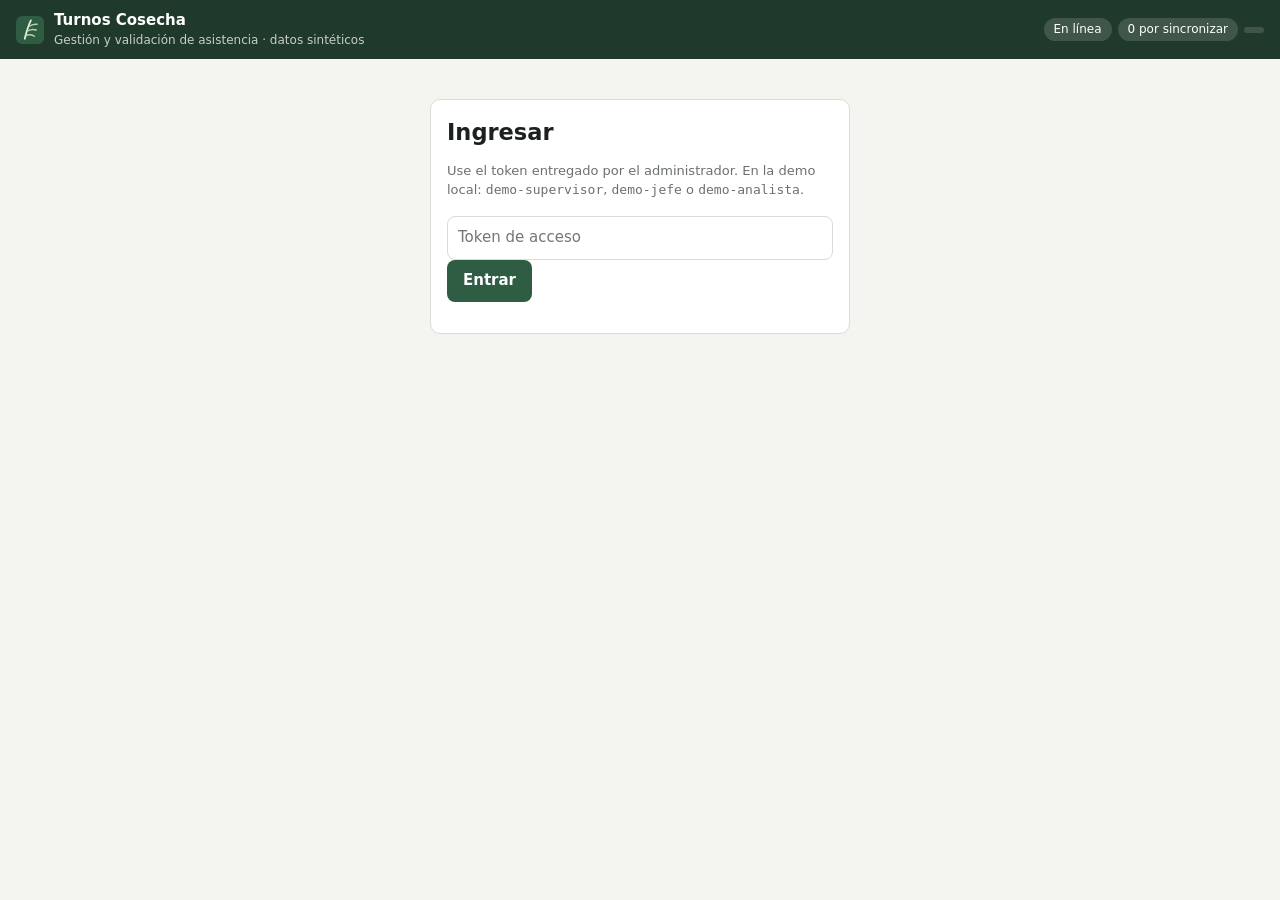
<file: services/ms_asistencia/static/index.html>
<!doctype html>
<html lang="es">
<head>
  <meta charset="utf-8">
  <meta name="viewport" content="width=device-width, initial-scale=1">
  <meta name="theme-color" content="#1f3a2b">
  <title>Turnos Cosecha</title>
  <link rel="manifest" href="manifest.json">
  <link rel="icon" href="icono.svg" type="image/svg+xml">
  <link rel="stylesheet" href="estilos.css">
</head>
<body>
<header>
  <div class="marca">
    <img src="icono.svg" alt="" width="28" height="28">
    <div><strong>Turnos Cosecha</strong><small>Gestión y validación de asistencia · datos sintéticos</small></div>
  </div>
  <div class="estado">
    <span id="red" class="pill">—</span>
    <span id="pendientes" class="pill">0 por sincronizar</span>
    <span id="rol" class="pill"></span>
    <button id="salir" class="link" hidden>Salir</button>
  </div>
</header>

<section id="login" class="tarjeta angosta">
  <h2>Ingresar</h2>
  <p class="nota">Use el token entregado por el administrador. En la demo local: <code>demo-supervisor</code>, <code>demo-jefe</code> o <code>demo-analista</code>.</p>
  <form id="form-login">
    <input id="token" type="password" placeholder="Token de acceso" required autocomplete="off">
    <button type="submit">Entrar</button>
  </form>
  <p id="login-error" class="error"></p>
</section>

<main id="principal" hidden>
  <nav>
    <button data-tab="marcar" class="activo">Marcar</button>
    <button data-tab="jornadas">Jornadas</button>
    <button data-tab="alertas">Alertas</button>
    <button data-tab="ia">Indicadores e IA</button>
  </nav>

  <section id="tab-marcar" class="tab">
    <div class="tarjeta">
      <h2>Registrar marcación</h2>
      <label>Frente
        <select id="frente"></select>
      </label>
      <label>Trabajador (código o QR del carné)
        <div class="fila">
          <input id="codigo" list="lista-trabajadores" placeholder="Ej. T012 o INC-COS-T012" autocomplete="off">
          <button id="btn-qr" type="button" class="secundario">Escanear QR</button>
        </div>
        <datalist id="lista-trabajadores"></datalist>
      </label>
      <video id="video" playsinline hidden></video>
      <label class="check"><input type="checkbox" id="simular-gps" checked> Usar la ubicación del frente (demo fuera de campo)</label>
      <div class="fila botones">
        <button id="btn-entrada" class="grande">Entrada</button>
        <button id="btn-salida" class="grande oscuro">Salida</button>
      </div>
      <p id="msg-marcar" class="mensaje"></p>
    </div>
    <div class="tarjeta">
      <h3>Últimas marcaciones en este dispositivo</h3>
      <ul id="ultimas" class="lista"></ul>
    </div>
  </section>

  <section id="tab-jornadas" class="tab" hidden>
    <div class="tarjeta">
      <div class="filtros">
        <label>Fecha <input type="date" id="f-fecha"></label>
        <label>Estado
          <select id="f-estado">
            <option value="">Todos</option><option>observado</option><option>valido</option>
            <option>aprobado</option><option>rechazado</option><option>abierta</option>
          </select>
        </label>
        <button id="btn-cargar" class="secundario">Actualizar</button>
      </div>
      <div class="tabla-scroll"><table id="tabla-jornadas">
        <thead><tr><th>Trabajador</th><th>Frente</th><th>Entrada</th><th>Salida</th><th>Horas</th><th>Estado</th><th>Hallazgos y explicación IA</th><th></th></tr></thead>
        <tbody></tbody>
      </table></div>
    </div>
  </section>

  <section id="tab-alertas" class="tab" hidden>
    <div class="tarjeta">
      <div class="filtros"><label>Fecha <input type="date" id="a-fecha"></label><button id="btn-alertas" class="secundario">Actualizar</button></div>
      <ul id="lista-alertas" class="lista alertas"></ul>
    </div>
  </section>

  <section id="tab-ia" class="tab" hidden>
    <div class="tarjeta">
      <div class="filtros"><label>Fecha <input type="date" id="k-fecha"></label><button id="btn-kpis" class="secundario">Actualizar</button>
        <button id="btn-cierre" class="secundario" hidden>Ejecutar cierre diario (demo local)</button></div>
      <p id="msg-cierre" class="mensaje"></p>
      <div id="kpis" class="kpis"></div>
    </div>
    <div class="tarjeta">
      <h3>Resumen del cierre diario <span class="etiqueta-ia" id="origen-resumen"></span></h3>
      <pre id="resumen" class="resumen">—</pre>
    </div>
    <div class="tarjeta">
      <h3>Pregúntale a los datos (Gemini)</h3>
      <form id="form-ia" class="fila">
        <input id="pregunta" placeholder="¿Qué frente tuvo más horas extra?" maxlength="500">
        <button type="submit">Preguntar</button>
      </form>
      <div id="respuesta" class="respuesta"></div>
    </div>
  </section>
</main>

<script src="app.js"></script>
</body>
</html>
</file>
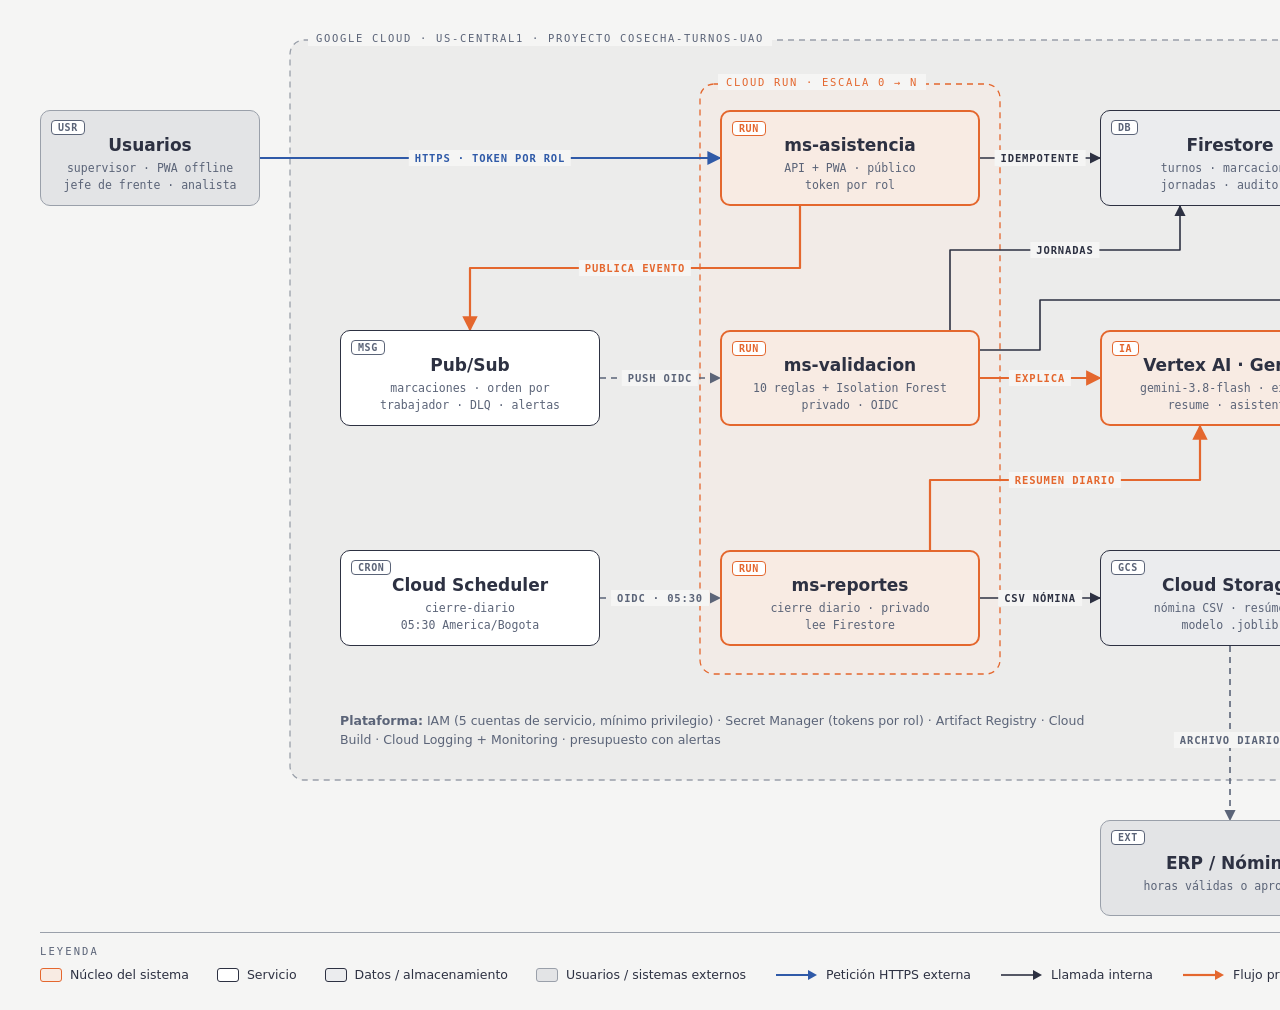
<file: docs/diagramas/html/01_arquitectura.html>
<!DOCTYPE html><html lang="es"><head><meta charset="utf-8"><title>Turnos Cosecha · Arquitectura en Google Cloud</title><style>
    *{box-sizing:border-box;margin:0;padding:0}
    body{background:#f5f5f4;}
    .lienzo{position:relative;width:1840px;height:1010px;background:#f5f5f4;font-family:'Inter', 'DejaVu Sans', system-ui, sans-serif;color:#2d3142}
    svg.capa{position:absolute;left:0;top:0}
    .nodo{position:absolute;border-radius:10px;display:flex;flex-direction:column;align-items:center;justify-content:center;padding:22px 12px 10px;text-align:center}
    .tag{position:absolute;left:10px;top:9px;font:600 10px 'DejaVu Sans Mono', ui-monospace, monospace;letter-spacing:.06em;border:1px solid;border-radius:4px;padding:1px 6px;background:#ffffff}
    .tit{font-weight:600;font-size:17px;line-height:1.2;color:#2d3142}
    .sub{font:11.5px/1.45 'DejaVu Sans Mono', ui-monospace, monospace;color:#5b6478;margin-top:5px}
    .etq{position:absolute;transform:translate(-50%,-50%);font:600 10.5px 'DejaVu Sans Mono', ui-monospace, monospace;letter-spacing:.08em;text-transform:uppercase;background:#f5f5f4;padding:2px 6px;white-space:nowrap}
    .limite{position:absolute;font:500 10.5px 'DejaVu Sans Mono', ui-monospace, monospace;letter-spacing:.16em;text-transform:uppercase;padding:2px 8px}
    .nota{position:absolute;font-size:12.5px;line-height:1.5;color:#5b6478}
    .leyenda{position:absolute;left:40px;right:40px;padding-top:12px}
    .leytit{font:500 10.5px 'DejaVu Sans Mono', ui-monospace, monospace;letter-spacing:.2em;color:#5b6478;margin-bottom:10px}
    .leyitems{display:flex;flex-wrap:wrap;gap:10px 28px;font-size:12.5px;color:#2d3142}
    .li{display:flex;align-items:center;gap:8px}
    .mc{display:inline-block;width:22px;height:14px;border-radius:3px}
    </style></head><body><div class="lienzo"><svg class="capa" width="1840" height="1010"><defs><marker id="m-externa" viewBox="0 0 10 10" refX="9" refY="5" markerWidth="7" markerHeight="7" orient="auto-start-reverse"><path d="M0,0 L10,5 L0,10 z" fill="#2f5aa8"/></marker><marker id="m-interna" viewBox="0 0 10 10" refX="9" refY="5" markerWidth="7" markerHeight="7" orient="auto-start-reverse"><path d="M0,0 L10,5 L0,10 z" fill="#2d3142"/></marker><marker id="m-principal" viewBox="0 0 10 10" refX="9" refY="5" markerWidth="7" markerHeight="7" orient="auto-start-reverse"><path d="M0,0 L10,5 L0,10 z" fill="#e4672e"/></marker><marker id="m-asincrona" viewBox="0 0 10 10" refX="9" refY="5" markerWidth="7" markerHeight="7" orient="auto-start-reverse"><path d="M0,0 L10,5 L0,10 z" fill="#5b6478"/></marker></defs><rect x="290" y="40" width="1500" height="740" rx="14" fill="#ececeb" fill-opacity="1" stroke="#9aa0aa" stroke-width="1.3" stroke-dasharray="6 5"/><rect x="700" y="84" width="300" height="590" rx="14" fill="#f8ebe3" fill-opacity="0.55" stroke="#e4672e" stroke-width="1.3" stroke-dasharray="6 5"/><polyline points="260,158 720,158" fill="none" stroke="#2f5aa8" stroke-width="2.0"  stroke-linejoin="round" marker-end="url(#m-externa)" /><polyline points="980,158 1100,158" fill="none" stroke="#2d3142" stroke-width="1.6"  stroke-linejoin="round" marker-end="url(#m-interna)" /><polyline points="800,206 800,268 470,268 470,330" fill="none" stroke="#e4672e" stroke-width="2.2"  stroke-linejoin="round" marker-end="url(#m-principal)" /><polyline points="600,378 720,378" fill="none" stroke="#5b6478" stroke-width="1.6" stroke-dasharray="6 5" stroke-linejoin="round" marker-end="url(#m-asincrona)" /><polyline points="980,378 1100,378" fill="none" stroke="#e4672e" stroke-width="2.2"  stroke-linejoin="round" marker-end="url(#m-principal)" /><polyline points="950,330 950,250 1180,250 1180,206" fill="none" stroke="#2d3142" stroke-width="1.6"  stroke-linejoin="round" marker-end="url(#m-interna)" /><polyline points="980,350 1040,350 1040,300 1610,300 1610,330" fill="none" stroke="#2d3142" stroke-width="1.6"  stroke-linejoin="round" marker-end="url(#m-interna)" /><polyline points="930,550 930,480 1200,480 1200,426" fill="none" stroke="#e4672e" stroke-width="2.2"  stroke-linejoin="round" marker-end="url(#m-principal)" /><polyline points="600,598 720,598" fill="none" stroke="#5b6478" stroke-width="1.6" stroke-dasharray="6 5" stroke-linejoin="round" marker-end="url(#m-asincrona)" /><polyline points="980,598 1100,598" fill="none" stroke="#2d3142" stroke-width="1.6"  stroke-linejoin="round" marker-end="url(#m-interna)" /><polyline points="1230,646 1230,820" fill="none" stroke="#5b6478" stroke-width="1.6" stroke-dasharray="6 5" stroke-linejoin="round" marker-end="url(#m-asincrona)" /><polyline points="1610,426 1610,820" fill="none" stroke="#5b6478" stroke-width="1.6" stroke-dasharray="6 5" stroke-linejoin="round" marker-end="url(#m-asincrona)" /></svg><div class="limite" style="left:308px;top:30px;color:#5b6478;background:#f5f5f4">Google Cloud · us-central1 · proyecto cosecha-turnos-uao</div><div class="limite" style="left:718px;top:74px;color:#e4672e;background:#f5f5f4">Cloud Run · escala 0 → N</div><div class="etq" style="left:490.0px;top:158.0px;color:#2f5aa8">HTTPS · token por rol</div><div class="etq" style="left:1040.0px;top:158.0px;color:#2d3142">idempotente</div><div class="etq" style="left:635px;top:268px;color:#e4672e">publica evento</div><div class="etq" style="left:660.0px;top:378.0px;color:#5b6478">push OIDC</div><div class="etq" style="left:1040.0px;top:378.0px;color:#e4672e">explica</div><div class="etq" style="left:1065px;top:250px;color:#2d3142">jornadas</div><div class="etq" style="left:1340px;top:300px;color:#2d3142">histórico</div><div class="etq" style="left:1065px;top:480px;color:#e4672e">resumen diario</div><div class="etq" style="left:660.0px;top:598.0px;color:#5b6478">OIDC · 05:30</div><div class="etq" style="left:1040.0px;top:598.0px;color:#2d3142">CSV nómina</div><div class="etq" style="left:1230px;top:740px;color:#5b6478">archivo diario</div><div class="etq" style="left:1610px;top:740px;color:#5b6478">vistas SQL</div><div class="nodo" style="left:40px;top:110px;width:220px;height:96px;background:#e3e4e6;border:1.5px solid #9aa0aa"><div class="tag" style="color:#5b6478;border-color:#5b6478">USR</div><div class="tit">Usuarios</div><div class="sub">supervisor · PWA offline<br>jefe de frente · analista</div></div><div class="nodo" style="left:720px;top:110px;width:260px;height:96px;background:#f8ebe3;border:2px solid #e4672e"><div class="tag" style="color:#e4672e;border-color:#e4672e">RUN</div><div class="tit">ms-asistencia</div><div class="sub">API + PWA · público<br>token por rol</div></div><div class="nodo" style="left:1100px;top:110px;width:260px;height:96px;background:#ebecee;border:1.5px solid #2d3142"><div class="tag" style="color:#5b6478;border-color:#5b6478">DB</div><div class="tit">Firestore</div><div class="sub">turnos · marcaciones<br>jornadas · auditoría</div></div><div class="nodo" style="left:340px;top:330px;width:260px;height:96px;background:#ffffff;border:1.5px solid #2d3142"><div class="tag" style="color:#5b6478;border-color:#5b6478">MSG</div><div class="tit">Pub/Sub</div><div class="sub">marcaciones · orden por<br>trabajador · DLQ · alertas</div></div><div class="nodo" style="left:720px;top:330px;width:260px;height:96px;background:#f8ebe3;border:2px solid #e4672e"><div class="tag" style="color:#e4672e;border-color:#e4672e">RUN</div><div class="tit">ms-validacion</div><div class="sub">10 reglas + Isolation Forest<br>privado · OIDC</div></div><div class="nodo" style="left:1100px;top:330px;width:260px;height:96px;background:#f8ebe3;border:2px solid #e4672e"><div class="tag" style="color:#e4672e;border-color:#e4672e">IA</div><div class="tit">Vertex AI · Gemini</div><div class="sub">gemini-3.8-flash · explica<br>resume · asistente</div></div><div class="nodo" style="left:1480px;top:330px;width:260px;height:96px;background:#ebecee;border:1.5px solid #2d3142"><div class="tag" style="color:#5b6478;border-color:#5b6478">BQ</div><div class="tit">BigQuery</div><div class="sub">jornadas_validadas<br>decisiones · cierres</div></div><div class="nodo" style="left:340px;top:550px;width:260px;height:96px;background:#ffffff;border:1.5px solid #2d3142"><div class="tag" style="color:#5b6478;border-color:#5b6478">CRON</div><div class="tit">Cloud Scheduler</div><div class="sub">cierre-diario<br>05:30 America/Bogota</div></div><div class="nodo" style="left:720px;top:550px;width:260px;height:96px;background:#f8ebe3;border:2px solid #e4672e"><div class="tag" style="color:#e4672e;border-color:#e4672e">RUN</div><div class="tit">ms-reportes</div><div class="sub">cierre diario · privado<br>lee Firestore</div></div><div class="nodo" style="left:1100px;top:550px;width:260px;height:96px;background:#ebecee;border:1.5px solid #2d3142"><div class="tag" style="color:#5b6478;border-color:#5b6478">GCS</div><div class="tit">Cloud Storage</div><div class="sub">nómina CSV · resúmenes<br>modelo .joblib</div></div><div class="nodo" style="left:1100px;top:820px;width:260px;height:96px;background:#e3e4e6;border:1.5px solid #9aa0aa"><div class="tag" style="color:#5b6478;border-color:#5b6478">EXT</div><div class="tit">ERP / Nómina</div><div class="sub">horas válidas o aprobadas</div></div><div class="nodo" style="left:1480px;top:820px;width:260px;height:96px;background:#e3e4e6;border:1.5px solid #9aa0aa"><div class="tag" style="color:#5b6478;border-color:#5b6478">EXT</div><div class="tit">Power BI · Looker Studio</div><div class="sub">vista v_horas_por_frente</div></div><div class="nota" style="left:340px;top:712px;width:760px"><b>Plataforma:</b> IAM (5 cuentas de servicio, mínimo privilegio) · Secret Manager (tokens por rol) · Artifact Registry · Cloud Build · Cloud Logging + Monitoring · presupuesto con alertas</div><div class="leyenda" style="top:932px;border-top:1px solid #9aa0aa"><div class="leytit">LEYENDA</div><div class="leyitems"><span class="li"><span class="mc" style="background:#f8ebe3;border:1.5px solid #e4672e"></span>Núcleo del sistema</span><span class="li"><span class="mc" style="background:#ffffff;border:1.5px solid #2d3142"></span>Servicio</span><span class="li"><span class="mc" style="background:#ebecee;border:1.5px solid #2d3142"></span>Datos / almacenamiento</span><span class="li"><span class="mc" style="background:#e3e4e6;border:1.5px solid #9aa0aa"></span>Usuarios / sistemas externos</span><span class="li"><svg width="44" height="12"><line x1="2" y1="6" x2="34" y2="6" stroke="#2f5aa8" stroke-width="2.0" /><path d="M34,1 L43,6 L34,11 z" fill="#2f5aa8"/></svg>Petición HTTPS externa</span><span class="li"><svg width="44" height="12"><line x1="2" y1="6" x2="34" y2="6" stroke="#2d3142" stroke-width="1.6" /><path d="M34,1 L43,6 L34,11 z" fill="#2d3142"/></svg>Llamada interna</span><span class="li"><svg width="44" height="12"><line x1="2" y1="6" x2="34" y2="6" stroke="#e4672e" stroke-width="2.2" /><path d="M34,1 L43,6 L34,11 z" fill="#e4672e"/></svg>Flujo principal / IA</span><span class="li"><svg width="44" height="12"><line x1="2" y1="6" x2="34" y2="6" stroke="#5b6478" stroke-width="1.6" stroke-dasharray="6 5"/><path d="M34,1 L43,6 L34,11 z" fill="#5b6478"/></svg>Asíncrono / de apoyo</span></div></div></div></body></html>
</file>
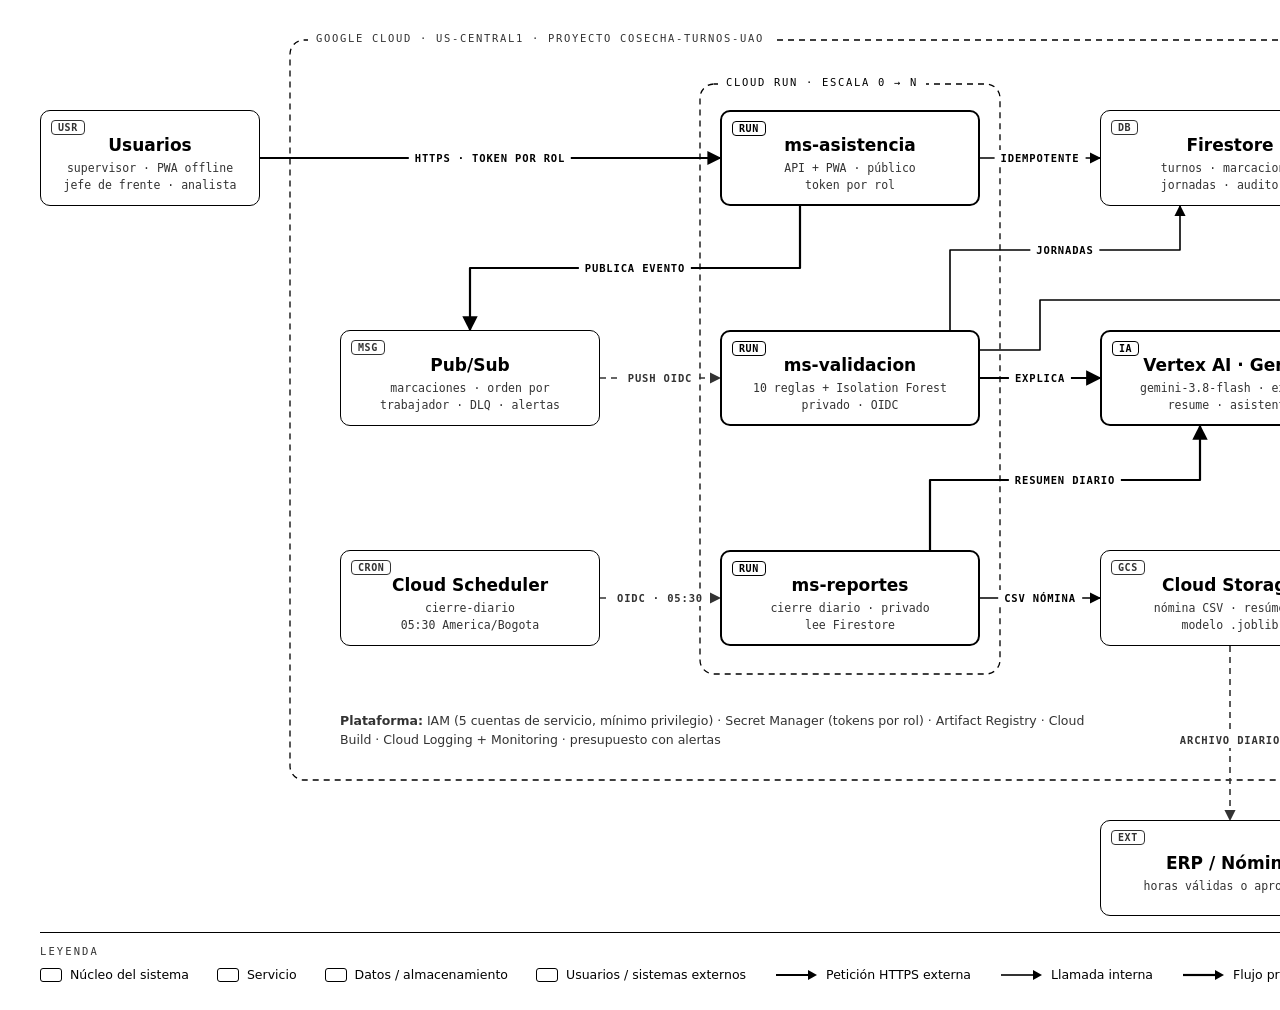
<file: docs/diagramas/html/01_arquitectura_bn.html>
<!DOCTYPE html><html lang="es"><head><meta charset="utf-8"><title>Turnos Cosecha · Arquitectura en Google Cloud</title><style>
    *{box-sizing:border-box;margin:0;padding:0}
    body{background:#ffffff;}
    .lienzo{position:relative;width:1840px;height:1010px;background:#ffffff;font-family:'Inter', 'DejaVu Sans', system-ui, sans-serif;color:#000000}
    svg.capa{position:absolute;left:0;top:0}
    .nodo{position:absolute;border-radius:10px;display:flex;flex-direction:column;align-items:center;justify-content:center;padding:22px 12px 10px;text-align:center}
    .tag{position:absolute;left:10px;top:9px;font:600 10px 'DejaVu Sans Mono', ui-monospace, monospace;letter-spacing:.06em;border:1px solid;border-radius:4px;padding:1px 6px;background:#ffffff}
    .tit{font-weight:600;font-size:17px;line-height:1.2;color:#000000}
    .sub{font:11.5px/1.45 'DejaVu Sans Mono', ui-monospace, monospace;color:#333333;margin-top:5px}
    .etq{position:absolute;transform:translate(-50%,-50%);font:600 10.5px 'DejaVu Sans Mono', ui-monospace, monospace;letter-spacing:.08em;text-transform:uppercase;background:#ffffff;padding:2px 6px;white-space:nowrap}
    .limite{position:absolute;font:500 10.5px 'DejaVu Sans Mono', ui-monospace, monospace;letter-spacing:.16em;text-transform:uppercase;padding:2px 8px}
    .nota{position:absolute;font-size:12.5px;line-height:1.5;color:#333333}
    .leyenda{position:absolute;left:40px;right:40px;padding-top:12px}
    .leytit{font:500 10.5px 'DejaVu Sans Mono', ui-monospace, monospace;letter-spacing:.2em;color:#333333;margin-bottom:10px}
    .leyitems{display:flex;flex-wrap:wrap;gap:10px 28px;font-size:12.5px;color:#000000}
    .li{display:flex;align-items:center;gap:8px}
    .mc{display:inline-block;width:22px;height:14px;border-radius:3px}
    </style></head><body><div class="lienzo"><svg class="capa" width="1840" height="1010"><defs><marker id="m-externa" viewBox="0 0 10 10" refX="9" refY="5" markerWidth="7" markerHeight="7" orient="auto-start-reverse"><path d="M0,0 L10,5 L0,10 z" fill="#000000"/></marker><marker id="m-interna" viewBox="0 0 10 10" refX="9" refY="5" markerWidth="7" markerHeight="7" orient="auto-start-reverse"><path d="M0,0 L10,5 L0,10 z" fill="#000000"/></marker><marker id="m-principal" viewBox="0 0 10 10" refX="9" refY="5" markerWidth="7" markerHeight="7" orient="auto-start-reverse"><path d="M0,0 L10,5 L0,10 z" fill="#000000"/></marker><marker id="m-asincrona" viewBox="0 0 10 10" refX="9" refY="5" markerWidth="7" markerHeight="7" orient="auto-start-reverse"><path d="M0,0 L10,5 L0,10 z" fill="#333333"/></marker></defs><rect x="290" y="40" width="1500" height="740" rx="14" fill="#ffffff" fill-opacity="1" stroke="#000000" stroke-width="1.3" stroke-dasharray="6 5"/><rect x="700" y="84" width="300" height="590" rx="14" fill="#ffffff" fill-opacity="1" stroke="#000000" stroke-width="1.3" stroke-dasharray="6 5"/><polyline points="260,158 720,158" fill="none" stroke="#000000" stroke-width="2.0"  stroke-linejoin="round" marker-end="url(#m-externa)" /><polyline points="980,158 1100,158" fill="none" stroke="#000000" stroke-width="1.6"  stroke-linejoin="round" marker-end="url(#m-interna)" /><polyline points="800,206 800,268 470,268 470,330" fill="none" stroke="#000000" stroke-width="2.2"  stroke-linejoin="round" marker-end="url(#m-principal)" /><polyline points="600,378 720,378" fill="none" stroke="#333333" stroke-width="1.6" stroke-dasharray="6 5" stroke-linejoin="round" marker-end="url(#m-asincrona)" /><polyline points="980,378 1100,378" fill="none" stroke="#000000" stroke-width="2.2"  stroke-linejoin="round" marker-end="url(#m-principal)" /><polyline points="950,330 950,250 1180,250 1180,206" fill="none" stroke="#000000" stroke-width="1.6"  stroke-linejoin="round" marker-end="url(#m-interna)" /><polyline points="980,350 1040,350 1040,300 1610,300 1610,330" fill="none" stroke="#000000" stroke-width="1.6"  stroke-linejoin="round" marker-end="url(#m-interna)" /><polyline points="930,550 930,480 1200,480 1200,426" fill="none" stroke="#000000" stroke-width="2.2"  stroke-linejoin="round" marker-end="url(#m-principal)" /><polyline points="600,598 720,598" fill="none" stroke="#333333" stroke-width="1.6" stroke-dasharray="6 5" stroke-linejoin="round" marker-end="url(#m-asincrona)" /><polyline points="980,598 1100,598" fill="none" stroke="#000000" stroke-width="1.6"  stroke-linejoin="round" marker-end="url(#m-interna)" /><polyline points="1230,646 1230,820" fill="none" stroke="#333333" stroke-width="1.6" stroke-dasharray="6 5" stroke-linejoin="round" marker-end="url(#m-asincrona)" /><polyline points="1610,426 1610,820" fill="none" stroke="#333333" stroke-width="1.6" stroke-dasharray="6 5" stroke-linejoin="round" marker-end="url(#m-asincrona)" /></svg><div class="limite" style="left:308px;top:30px;color:#333333;background:#ffffff">Google Cloud · us-central1 · proyecto cosecha-turnos-uao</div><div class="limite" style="left:718px;top:74px;color:#000000;background:#ffffff">Cloud Run · escala 0 → N</div><div class="etq" style="left:490.0px;top:158.0px;color:#000000">HTTPS · token por rol</div><div class="etq" style="left:1040.0px;top:158.0px;color:#000000">idempotente</div><div class="etq" style="left:635px;top:268px;color:#000000">publica evento</div><div class="etq" style="left:660.0px;top:378.0px;color:#333333">push OIDC</div><div class="etq" style="left:1040.0px;top:378.0px;color:#000000">explica</div><div class="etq" style="left:1065px;top:250px;color:#000000">jornadas</div><div class="etq" style="left:1340px;top:300px;color:#000000">histórico</div><div class="etq" style="left:1065px;top:480px;color:#000000">resumen diario</div><div class="etq" style="left:660.0px;top:598.0px;color:#333333">OIDC · 05:30</div><div class="etq" style="left:1040.0px;top:598.0px;color:#000000">CSV nómina</div><div class="etq" style="left:1230px;top:740px;color:#333333">archivo diario</div><div class="etq" style="left:1610px;top:740px;color:#333333">vistas SQL</div><div class="nodo" style="left:40px;top:110px;width:220px;height:96px;background:#ffffff;border:1.5px solid #000000"><div class="tag" style="color:#333333;border-color:#333333">USR</div><div class="tit">Usuarios</div><div class="sub">supervisor · PWA offline<br>jefe de frente · analista</div></div><div class="nodo" style="left:720px;top:110px;width:260px;height:96px;background:#ffffff;border:2px solid #000000"><div class="tag" style="color:#000000;border-color:#000000">RUN</div><div class="tit">ms-asistencia</div><div class="sub">API + PWA · público<br>token por rol</div></div><div class="nodo" style="left:1100px;top:110px;width:260px;height:96px;background:#ffffff;border:1.5px solid #000000"><div class="tag" style="color:#333333;border-color:#333333">DB</div><div class="tit">Firestore</div><div class="sub">turnos · marcaciones<br>jornadas · auditoría</div></div><div class="nodo" style="left:340px;top:330px;width:260px;height:96px;background:#ffffff;border:1.5px solid #000000"><div class="tag" style="color:#333333;border-color:#333333">MSG</div><div class="tit">Pub/Sub</div><div class="sub">marcaciones · orden por<br>trabajador · DLQ · alertas</div></div><div class="nodo" style="left:720px;top:330px;width:260px;height:96px;background:#ffffff;border:2px solid #000000"><div class="tag" style="color:#000000;border-color:#000000">RUN</div><div class="tit">ms-validacion</div><div class="sub">10 reglas + Isolation Forest<br>privado · OIDC</div></div><div class="nodo" style="left:1100px;top:330px;width:260px;height:96px;background:#ffffff;border:2px solid #000000"><div class="tag" style="color:#000000;border-color:#000000">IA</div><div class="tit">Vertex AI · Gemini</div><div class="sub">gemini-3.8-flash · explica<br>resume · asistente</div></div><div class="nodo" style="left:1480px;top:330px;width:260px;height:96px;background:#ffffff;border:1.5px solid #000000"><div class="tag" style="color:#333333;border-color:#333333">BQ</div><div class="tit">BigQuery</div><div class="sub">jornadas_validadas<br>decisiones · cierres</div></div><div class="nodo" style="left:340px;top:550px;width:260px;height:96px;background:#ffffff;border:1.5px solid #000000"><div class="tag" style="color:#333333;border-color:#333333">CRON</div><div class="tit">Cloud Scheduler</div><div class="sub">cierre-diario<br>05:30 America/Bogota</div></div><div class="nodo" style="left:720px;top:550px;width:260px;height:96px;background:#ffffff;border:2px solid #000000"><div class="tag" style="color:#000000;border-color:#000000">RUN</div><div class="tit">ms-reportes</div><div class="sub">cierre diario · privado<br>lee Firestore</div></div><div class="nodo" style="left:1100px;top:550px;width:260px;height:96px;background:#ffffff;border:1.5px solid #000000"><div class="tag" style="color:#333333;border-color:#333333">GCS</div><div class="tit">Cloud Storage</div><div class="sub">nómina CSV · resúmenes<br>modelo .joblib</div></div><div class="nodo" style="left:1100px;top:820px;width:260px;height:96px;background:#ffffff;border:1.5px solid #000000"><div class="tag" style="color:#333333;border-color:#333333">EXT</div><div class="tit">ERP / Nómina</div><div class="sub">horas válidas o aprobadas</div></div><div class="nodo" style="left:1480px;top:820px;width:260px;height:96px;background:#ffffff;border:1.5px solid #000000"><div class="tag" style="color:#333333;border-color:#333333">EXT</div><div class="tit">Power BI · Looker Studio</div><div class="sub">vista v_horas_por_frente</div></div><div class="nota" style="left:340px;top:712px;width:760px"><b>Plataforma:</b> IAM (5 cuentas de servicio, mínimo privilegio) · Secret Manager (tokens por rol) · Artifact Registry · Cloud Build · Cloud Logging + Monitoring · presupuesto con alertas</div><div class="leyenda" style="top:932px;border-top:1px solid #000000"><div class="leytit">LEYENDA</div><div class="leyitems"><span class="li"><span class="mc" style="background:#ffffff;border:1.5px solid #000000"></span>Núcleo del sistema</span><span class="li"><span class="mc" style="background:#ffffff;border:1.5px solid #000000"></span>Servicio</span><span class="li"><span class="mc" style="background:#ffffff;border:1.5px solid #000000"></span>Datos / almacenamiento</span><span class="li"><span class="mc" style="background:#ffffff;border:1.5px solid #000000"></span>Usuarios / sistemas externos</span><span class="li"><svg width="44" height="12"><line x1="2" y1="6" x2="34" y2="6" stroke="#000000" stroke-width="2.0" /><path d="M34,1 L43,6 L34,11 z" fill="#000000"/></svg>Petición HTTPS externa</span><span class="li"><svg width="44" height="12"><line x1="2" y1="6" x2="34" y2="6" stroke="#000000" stroke-width="1.6" /><path d="M34,1 L43,6 L34,11 z" fill="#000000"/></svg>Llamada interna</span><span class="li"><svg width="44" height="12"><line x1="2" y1="6" x2="34" y2="6" stroke="#000000" stroke-width="2.2" /><path d="M34,1 L43,6 L34,11 z" fill="#000000"/></svg>Flujo principal / IA</span><span class="li"><svg width="44" height="12"><line x1="2" y1="6" x2="34" y2="6" stroke="#333333" stroke-width="1.6" stroke-dasharray="6 5"/><path d="M34,1 L43,6 L34,11 z" fill="#333333"/></svg>Asíncrono / de apoyo</span></div></div></div></body></html>
</file>
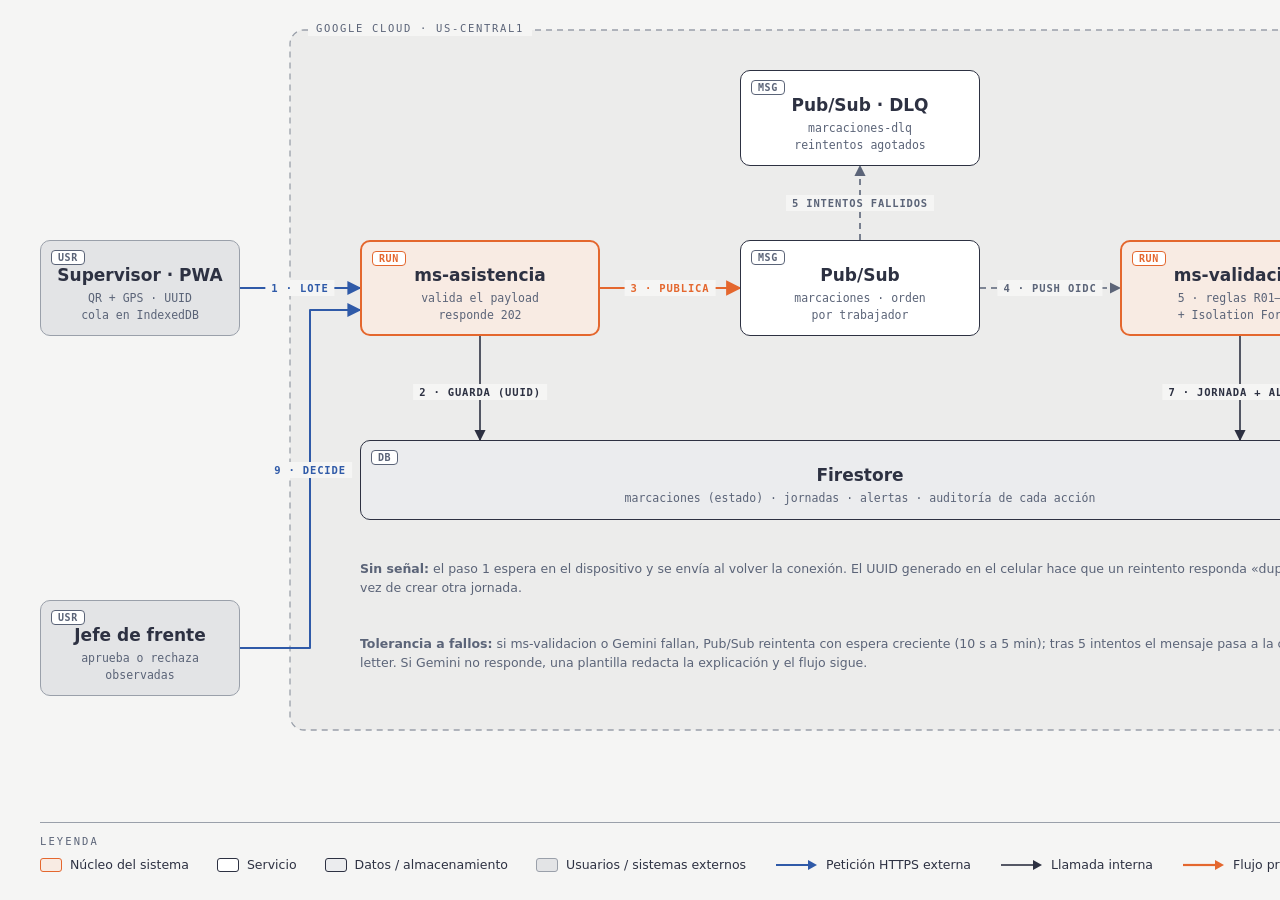
<file: docs/diagramas/html/02_flujo.html>
<!DOCTYPE html><html lang="es"><head><meta charset="utf-8"><title>Turnos Cosecha · Flujo de una marcación</title><style>
    *{box-sizing:border-box;margin:0;padding:0}
    body{background:#f5f5f4;}
    .lienzo{position:relative;width:1860px;height:900px;background:#f5f5f4;font-family:'Inter', 'DejaVu Sans', system-ui, sans-serif;color:#2d3142}
    svg.capa{position:absolute;left:0;top:0}
    .nodo{position:absolute;border-radius:10px;display:flex;flex-direction:column;align-items:center;justify-content:center;padding:22px 12px 10px;text-align:center}
    .tag{position:absolute;left:10px;top:9px;font:600 10px 'DejaVu Sans Mono', ui-monospace, monospace;letter-spacing:.06em;border:1px solid;border-radius:4px;padding:1px 6px;background:#ffffff}
    .tit{font-weight:600;font-size:17px;line-height:1.2;color:#2d3142}
    .sub{font:11.5px/1.45 'DejaVu Sans Mono', ui-monospace, monospace;color:#5b6478;margin-top:5px}
    .etq{position:absolute;transform:translate(-50%,-50%);font:600 10.5px 'DejaVu Sans Mono', ui-monospace, monospace;letter-spacing:.08em;text-transform:uppercase;background:#f5f5f4;padding:2px 6px;white-space:nowrap}
    .limite{position:absolute;font:500 10.5px 'DejaVu Sans Mono', ui-monospace, monospace;letter-spacing:.16em;text-transform:uppercase;padding:2px 8px}
    .nota{position:absolute;font-size:12.5px;line-height:1.5;color:#5b6478}
    .leyenda{position:absolute;left:40px;right:40px;padding-top:12px}
    .leytit{font:500 10.5px 'DejaVu Sans Mono', ui-monospace, monospace;letter-spacing:.2em;color:#5b6478;margin-bottom:10px}
    .leyitems{display:flex;flex-wrap:wrap;gap:10px 28px;font-size:12.5px;color:#2d3142}
    .li{display:flex;align-items:center;gap:8px}
    .mc{display:inline-block;width:22px;height:14px;border-radius:3px}
    </style></head><body><div class="lienzo"><svg class="capa" width="1860" height="900"><defs><marker id="m-externa" viewBox="0 0 10 10" refX="9" refY="5" markerWidth="7" markerHeight="7" orient="auto-start-reverse"><path d="M0,0 L10,5 L0,10 z" fill="#2f5aa8"/></marker><marker id="m-interna" viewBox="0 0 10 10" refX="9" refY="5" markerWidth="7" markerHeight="7" orient="auto-start-reverse"><path d="M0,0 L10,5 L0,10 z" fill="#2d3142"/></marker><marker id="m-principal" viewBox="0 0 10 10" refX="9" refY="5" markerWidth="7" markerHeight="7" orient="auto-start-reverse"><path d="M0,0 L10,5 L0,10 z" fill="#e4672e"/></marker><marker id="m-asincrona" viewBox="0 0 10 10" refX="9" refY="5" markerWidth="7" markerHeight="7" orient="auto-start-reverse"><path d="M0,0 L10,5 L0,10 z" fill="#5b6478"/></marker></defs><rect x="290" y="30" width="1530" height="700" rx="14" fill="#ececeb" fill-opacity="1" stroke="#9aa0aa" stroke-width="1.3" stroke-dasharray="6 5"/><polyline points="240,288 360,288" fill="none" stroke="#2f5aa8" stroke-width="2.0"  stroke-linejoin="round" marker-end="url(#m-externa)" /><polyline points="480,336 480,440" fill="none" stroke="#2d3142" stroke-width="1.6"  stroke-linejoin="round" marker-end="url(#m-interna)" /><polyline points="600,288 740,288" fill="none" stroke="#e4672e" stroke-width="2.2"  stroke-linejoin="round" marker-end="url(#m-principal)" /><polyline points="980,288 1120,288" fill="none" stroke="#5b6478" stroke-width="1.6" stroke-dasharray="6 5" stroke-linejoin="round" marker-end="url(#m-asincrona)" /><polyline points="1360,288 1500,288" fill="none" stroke="#e4672e" stroke-width="2.2"  stroke-linejoin="round" marker-end="url(#m-principal)" /><polyline points="1240,336 1240,440" fill="none" stroke="#2d3142" stroke-width="1.6"  stroke-linejoin="round" marker-end="url(#m-interna)" /><polyline points="1360,320 1430,320 1430,648 1500,648" fill="none" stroke="#2d3142" stroke-width="1.6"  stroke-linejoin="round" marker-end="url(#m-interna)" /><polyline points="860,240 860,166" fill="none" stroke="#5b6478" stroke-width="1.6" stroke-dasharray="6 5" stroke-linejoin="round" marker-end="url(#m-asincrona)" /><polyline points="240,648 310,648 310,310 360,310" fill="none" stroke="#2f5aa8" stroke-width="2.0"  stroke-linejoin="round" marker-end="url(#m-externa)" /></svg><div class="limite" style="left:308px;top:20px;color:#5b6478;background:#f5f5f4">Google Cloud · us-central1</div><div class="etq" style="left:300.0px;top:288.0px;color:#2f5aa8">1 · lote</div><div class="etq" style="left:480px;top:392px;color:#2d3142">2 · guarda (UUID)</div><div class="etq" style="left:670.0px;top:288.0px;color:#e4672e">3 · publica</div><div class="etq" style="left:1050.0px;top:288.0px;color:#5b6478">4 · push OIDC</div><div class="etq" style="left:1430.0px;top:288.0px;color:#e4672e">6 · explica</div><div class="etq" style="left:1240px;top:392px;color:#2d3142">7 · jornada + alerta</div><div class="etq" style="left:1430px;top:580px;color:#2d3142">8 · histórico</div><div class="etq" style="left:860px;top:203px;color:#5b6478">5 intentos fallidos</div><div class="etq" style="left:310px;top:470px;color:#2f5aa8">9 · decide</div><div class="nodo" style="left:40px;top:240px;width:200px;height:96px;background:#e3e4e6;border:1.5px solid #9aa0aa"><div class="tag" style="color:#5b6478;border-color:#5b6478">USR</div><div class="tit">Supervisor · PWA</div><div class="sub">QR + GPS · UUID<br>cola en IndexedDB</div></div><div class="nodo" style="left:40px;top:600px;width:200px;height:96px;background:#e3e4e6;border:1.5px solid #9aa0aa"><div class="tag" style="color:#5b6478;border-color:#5b6478">USR</div><div class="tit">Jefe de frente</div><div class="sub">aprueba o rechaza<br>observadas</div></div><div class="nodo" style="left:360px;top:240px;width:240px;height:96px;background:#f8ebe3;border:2px solid #e4672e"><div class="tag" style="color:#e4672e;border-color:#e4672e">RUN</div><div class="tit">ms-asistencia</div><div class="sub">valida el payload<br>responde 202</div></div><div class="nodo" style="left:740px;top:70px;width:240px;height:96px;background:#ffffff;border:1.5px solid #2d3142"><div class="tag" style="color:#5b6478;border-color:#5b6478">MSG</div><div class="tit">Pub/Sub · DLQ</div><div class="sub">marcaciones-dlq<br>reintentos agotados</div></div><div class="nodo" style="left:740px;top:240px;width:240px;height:96px;background:#ffffff;border:1.5px solid #2d3142"><div class="tag" style="color:#5b6478;border-color:#5b6478">MSG</div><div class="tit">Pub/Sub</div><div class="sub">marcaciones · orden<br>por trabajador</div></div><div class="nodo" style="left:1120px;top:240px;width:240px;height:96px;background:#f8ebe3;border:2px solid #e4672e"><div class="tag" style="color:#e4672e;border-color:#e4672e">RUN</div><div class="tit">ms-validacion</div><div class="sub">5 · reglas R01–R10<br>+ Isolation Forest</div></div><div class="nodo" style="left:1500px;top:240px;width:280px;height:96px;background:#f8ebe3;border:2px solid #e4672e"><div class="tag" style="color:#e4672e;border-color:#e4672e">IA</div><div class="tit">Vertex AI · Gemini</div><div class="sub">explicación +<br>acción sugerida</div></div><div class="nodo" style="left:360px;top:440px;width:1000px;height:80px;background:#ebecee;border:1.5px solid #2d3142"><div class="tag" style="color:#5b6478;border-color:#5b6478">DB</div><div class="tit">Firestore</div><div class="sub">marcaciones (estado) · jornadas · alertas · auditoría de cada acción</div></div><div class="nodo" style="left:1500px;top:600px;width:280px;height:96px;background:#ebecee;border:1.5px solid #2d3142"><div class="tag" style="color:#5b6478;border-color:#5b6478">BQ</div><div class="tit">BigQuery</div><div class="sub">jornadas_validadas<br>particionada por fecha</div></div><div class="nota" style="left:360px;top:560px;width:1000px"><b>Sin señal:</b> el paso 1 espera en el dispositivo y se envía al volver la conexión. El UUID generado en el celular hace que un reintento responda «duplicada» en vez de crear otra jornada.</div><div class="nota" style="left:360px;top:635px;width:1000px"><b>Tolerancia a fallos:</b> si ms-validacion o Gemini fallan, Pub/Sub reintenta con espera creciente (10 s a 5 min); tras 5 intentos el mensaje pasa a la cola dead-letter. Si Gemini no responde, una plantilla redacta la explicación y el flujo sigue.</div><div class="leyenda" style="top:822px;border-top:1px solid #9aa0aa"><div class="leytit">LEYENDA</div><div class="leyitems"><span class="li"><span class="mc" style="background:#f8ebe3;border:1.5px solid #e4672e"></span>Núcleo del sistema</span><span class="li"><span class="mc" style="background:#ffffff;border:1.5px solid #2d3142"></span>Servicio</span><span class="li"><span class="mc" style="background:#ebecee;border:1.5px solid #2d3142"></span>Datos / almacenamiento</span><span class="li"><span class="mc" style="background:#e3e4e6;border:1.5px solid #9aa0aa"></span>Usuarios / sistemas externos</span><span class="li"><svg width="44" height="12"><line x1="2" y1="6" x2="34" y2="6" stroke="#2f5aa8" stroke-width="2.0" /><path d="M34,1 L43,6 L34,11 z" fill="#2f5aa8"/></svg>Petición HTTPS externa</span><span class="li"><svg width="44" height="12"><line x1="2" y1="6" x2="34" y2="6" stroke="#2d3142" stroke-width="1.6" /><path d="M34,1 L43,6 L34,11 z" fill="#2d3142"/></svg>Llamada interna</span><span class="li"><svg width="44" height="12"><line x1="2" y1="6" x2="34" y2="6" stroke="#e4672e" stroke-width="2.2" /><path d="M34,1 L43,6 L34,11 z" fill="#e4672e"/></svg>Flujo principal / IA</span><span class="li"><svg width="44" height="12"><line x1="2" y1="6" x2="34" y2="6" stroke="#5b6478" stroke-width="1.6" stroke-dasharray="6 5"/><path d="M34,1 L43,6 L34,11 z" fill="#5b6478"/></svg>Asíncrono / de apoyo</span></div></div></div></body></html>
</file>
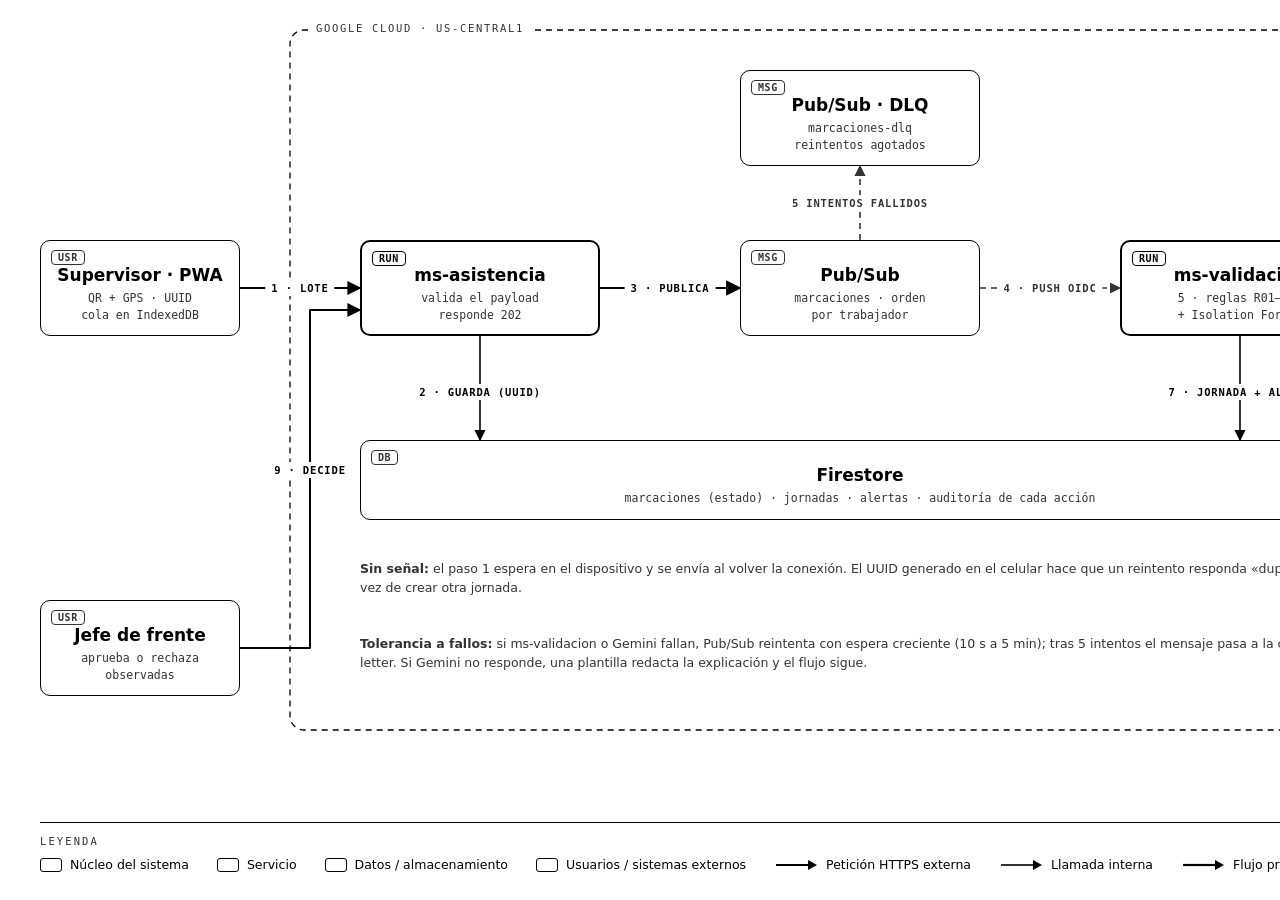
<file: docs/diagramas/html/02_flujo_bn.html>
<!DOCTYPE html><html lang="es"><head><meta charset="utf-8"><title>Turnos Cosecha · Flujo de una marcación</title><style>
    *{box-sizing:border-box;margin:0;padding:0}
    body{background:#ffffff;}
    .lienzo{position:relative;width:1860px;height:900px;background:#ffffff;font-family:'Inter', 'DejaVu Sans', system-ui, sans-serif;color:#000000}
    svg.capa{position:absolute;left:0;top:0}
    .nodo{position:absolute;border-radius:10px;display:flex;flex-direction:column;align-items:center;justify-content:center;padding:22px 12px 10px;text-align:center}
    .tag{position:absolute;left:10px;top:9px;font:600 10px 'DejaVu Sans Mono', ui-monospace, monospace;letter-spacing:.06em;border:1px solid;border-radius:4px;padding:1px 6px;background:#ffffff}
    .tit{font-weight:600;font-size:17px;line-height:1.2;color:#000000}
    .sub{font:11.5px/1.45 'DejaVu Sans Mono', ui-monospace, monospace;color:#333333;margin-top:5px}
    .etq{position:absolute;transform:translate(-50%,-50%);font:600 10.5px 'DejaVu Sans Mono', ui-monospace, monospace;letter-spacing:.08em;text-transform:uppercase;background:#ffffff;padding:2px 6px;white-space:nowrap}
    .limite{position:absolute;font:500 10.5px 'DejaVu Sans Mono', ui-monospace, monospace;letter-spacing:.16em;text-transform:uppercase;padding:2px 8px}
    .nota{position:absolute;font-size:12.5px;line-height:1.5;color:#333333}
    .leyenda{position:absolute;left:40px;right:40px;padding-top:12px}
    .leytit{font:500 10.5px 'DejaVu Sans Mono', ui-monospace, monospace;letter-spacing:.2em;color:#333333;margin-bottom:10px}
    .leyitems{display:flex;flex-wrap:wrap;gap:10px 28px;font-size:12.5px;color:#000000}
    .li{display:flex;align-items:center;gap:8px}
    .mc{display:inline-block;width:22px;height:14px;border-radius:3px}
    </style></head><body><div class="lienzo"><svg class="capa" width="1860" height="900"><defs><marker id="m-externa" viewBox="0 0 10 10" refX="9" refY="5" markerWidth="7" markerHeight="7" orient="auto-start-reverse"><path d="M0,0 L10,5 L0,10 z" fill="#000000"/></marker><marker id="m-interna" viewBox="0 0 10 10" refX="9" refY="5" markerWidth="7" markerHeight="7" orient="auto-start-reverse"><path d="M0,0 L10,5 L0,10 z" fill="#000000"/></marker><marker id="m-principal" viewBox="0 0 10 10" refX="9" refY="5" markerWidth="7" markerHeight="7" orient="auto-start-reverse"><path d="M0,0 L10,5 L0,10 z" fill="#000000"/></marker><marker id="m-asincrona" viewBox="0 0 10 10" refX="9" refY="5" markerWidth="7" markerHeight="7" orient="auto-start-reverse"><path d="M0,0 L10,5 L0,10 z" fill="#333333"/></marker></defs><rect x="290" y="30" width="1530" height="700" rx="14" fill="#ffffff" fill-opacity="1" stroke="#000000" stroke-width="1.3" stroke-dasharray="6 5"/><polyline points="240,288 360,288" fill="none" stroke="#000000" stroke-width="2.0"  stroke-linejoin="round" marker-end="url(#m-externa)" /><polyline points="480,336 480,440" fill="none" stroke="#000000" stroke-width="1.6"  stroke-linejoin="round" marker-end="url(#m-interna)" /><polyline points="600,288 740,288" fill="none" stroke="#000000" stroke-width="2.2"  stroke-linejoin="round" marker-end="url(#m-principal)" /><polyline points="980,288 1120,288" fill="none" stroke="#333333" stroke-width="1.6" stroke-dasharray="6 5" stroke-linejoin="round" marker-end="url(#m-asincrona)" /><polyline points="1360,288 1500,288" fill="none" stroke="#000000" stroke-width="2.2"  stroke-linejoin="round" marker-end="url(#m-principal)" /><polyline points="1240,336 1240,440" fill="none" stroke="#000000" stroke-width="1.6"  stroke-linejoin="round" marker-end="url(#m-interna)" /><polyline points="1360,320 1430,320 1430,648 1500,648" fill="none" stroke="#000000" stroke-width="1.6"  stroke-linejoin="round" marker-end="url(#m-interna)" /><polyline points="860,240 860,166" fill="none" stroke="#333333" stroke-width="1.6" stroke-dasharray="6 5" stroke-linejoin="round" marker-end="url(#m-asincrona)" /><polyline points="240,648 310,648 310,310 360,310" fill="none" stroke="#000000" stroke-width="2.0"  stroke-linejoin="round" marker-end="url(#m-externa)" /></svg><div class="limite" style="left:308px;top:20px;color:#333333;background:#ffffff">Google Cloud · us-central1</div><div class="etq" style="left:300.0px;top:288.0px;color:#000000">1 · lote</div><div class="etq" style="left:480px;top:392px;color:#000000">2 · guarda (UUID)</div><div class="etq" style="left:670.0px;top:288.0px;color:#000000">3 · publica</div><div class="etq" style="left:1050.0px;top:288.0px;color:#333333">4 · push OIDC</div><div class="etq" style="left:1430.0px;top:288.0px;color:#000000">6 · explica</div><div class="etq" style="left:1240px;top:392px;color:#000000">7 · jornada + alerta</div><div class="etq" style="left:1430px;top:580px;color:#000000">8 · histórico</div><div class="etq" style="left:860px;top:203px;color:#333333">5 intentos fallidos</div><div class="etq" style="left:310px;top:470px;color:#000000">9 · decide</div><div class="nodo" style="left:40px;top:240px;width:200px;height:96px;background:#ffffff;border:1.5px solid #000000"><div class="tag" style="color:#333333;border-color:#333333">USR</div><div class="tit">Supervisor · PWA</div><div class="sub">QR + GPS · UUID<br>cola en IndexedDB</div></div><div class="nodo" style="left:40px;top:600px;width:200px;height:96px;background:#ffffff;border:1.5px solid #000000"><div class="tag" style="color:#333333;border-color:#333333">USR</div><div class="tit">Jefe de frente</div><div class="sub">aprueba o rechaza<br>observadas</div></div><div class="nodo" style="left:360px;top:240px;width:240px;height:96px;background:#ffffff;border:2px solid #000000"><div class="tag" style="color:#000000;border-color:#000000">RUN</div><div class="tit">ms-asistencia</div><div class="sub">valida el payload<br>responde 202</div></div><div class="nodo" style="left:740px;top:70px;width:240px;height:96px;background:#ffffff;border:1.5px solid #000000"><div class="tag" style="color:#333333;border-color:#333333">MSG</div><div class="tit">Pub/Sub · DLQ</div><div class="sub">marcaciones-dlq<br>reintentos agotados</div></div><div class="nodo" style="left:740px;top:240px;width:240px;height:96px;background:#ffffff;border:1.5px solid #000000"><div class="tag" style="color:#333333;border-color:#333333">MSG</div><div class="tit">Pub/Sub</div><div class="sub">marcaciones · orden<br>por trabajador</div></div><div class="nodo" style="left:1120px;top:240px;width:240px;height:96px;background:#ffffff;border:2px solid #000000"><div class="tag" style="color:#000000;border-color:#000000">RUN</div><div class="tit">ms-validacion</div><div class="sub">5 · reglas R01–R10<br>+ Isolation Forest</div></div><div class="nodo" style="left:1500px;top:240px;width:280px;height:96px;background:#ffffff;border:2px solid #000000"><div class="tag" style="color:#000000;border-color:#000000">IA</div><div class="tit">Vertex AI · Gemini</div><div class="sub">explicación +<br>acción sugerida</div></div><div class="nodo" style="left:360px;top:440px;width:1000px;height:80px;background:#ffffff;border:1.5px solid #000000"><div class="tag" style="color:#333333;border-color:#333333">DB</div><div class="tit">Firestore</div><div class="sub">marcaciones (estado) · jornadas · alertas · auditoría de cada acción</div></div><div class="nodo" style="left:1500px;top:600px;width:280px;height:96px;background:#ffffff;border:1.5px solid #000000"><div class="tag" style="color:#333333;border-color:#333333">BQ</div><div class="tit">BigQuery</div><div class="sub">jornadas_validadas<br>particionada por fecha</div></div><div class="nota" style="left:360px;top:560px;width:1000px"><b>Sin señal:</b> el paso 1 espera en el dispositivo y se envía al volver la conexión. El UUID generado en el celular hace que un reintento responda «duplicada» en vez de crear otra jornada.</div><div class="nota" style="left:360px;top:635px;width:1000px"><b>Tolerancia a fallos:</b> si ms-validacion o Gemini fallan, Pub/Sub reintenta con espera creciente (10 s a 5 min); tras 5 intentos el mensaje pasa a la cola dead-letter. Si Gemini no responde, una plantilla redacta la explicación y el flujo sigue.</div><div class="leyenda" style="top:822px;border-top:1px solid #000000"><div class="leytit">LEYENDA</div><div class="leyitems"><span class="li"><span class="mc" style="background:#ffffff;border:1.5px solid #000000"></span>Núcleo del sistema</span><span class="li"><span class="mc" style="background:#ffffff;border:1.5px solid #000000"></span>Servicio</span><span class="li"><span class="mc" style="background:#ffffff;border:1.5px solid #000000"></span>Datos / almacenamiento</span><span class="li"><span class="mc" style="background:#ffffff;border:1.5px solid #000000"></span>Usuarios / sistemas externos</span><span class="li"><svg width="44" height="12"><line x1="2" y1="6" x2="34" y2="6" stroke="#000000" stroke-width="2.0" /><path d="M34,1 L43,6 L34,11 z" fill="#000000"/></svg>Petición HTTPS externa</span><span class="li"><svg width="44" height="12"><line x1="2" y1="6" x2="34" y2="6" stroke="#000000" stroke-width="1.6" /><path d="M34,1 L43,6 L34,11 z" fill="#000000"/></svg>Llamada interna</span><span class="li"><svg width="44" height="12"><line x1="2" y1="6" x2="34" y2="6" stroke="#000000" stroke-width="2.2" /><path d="M34,1 L43,6 L34,11 z" fill="#000000"/></svg>Flujo principal / IA</span><span class="li"><svg width="44" height="12"><line x1="2" y1="6" x2="34" y2="6" stroke="#333333" stroke-width="1.6" stroke-dasharray="6 5"/><path d="M34,1 L43,6 L34,11 z" fill="#333333"/></svg>Asíncrono / de apoyo</span></div></div></div></body></html>
</file>
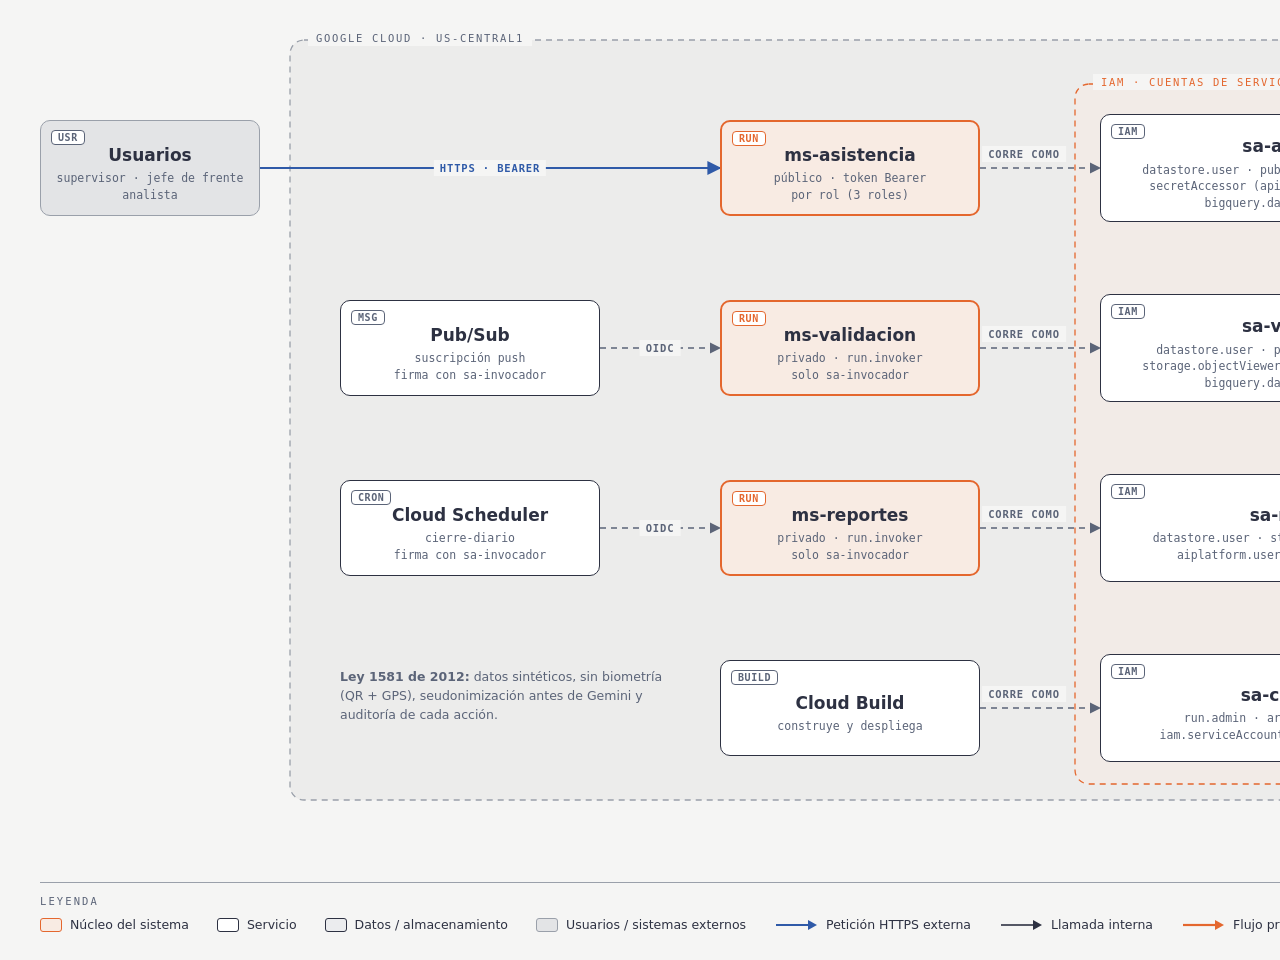
<file: docs/diagramas/html/05_seguridad.html>
<!DOCTYPE html><html lang="es"><head><meta charset="utf-8"><title>Turnos Cosecha · Seguridad e identidades</title><style>
    *{box-sizing:border-box;margin:0;padding:0}
    body{background:#f5f5f4;}
    .lienzo{position:relative;width:1840px;height:960px;background:#f5f5f4;font-family:'Inter', 'DejaVu Sans', system-ui, sans-serif;color:#2d3142}
    svg.capa{position:absolute;left:0;top:0}
    .nodo{position:absolute;border-radius:10px;display:flex;flex-direction:column;align-items:center;justify-content:center;padding:22px 12px 10px;text-align:center}
    .tag{position:absolute;left:10px;top:9px;font:600 10px 'DejaVu Sans Mono', ui-monospace, monospace;letter-spacing:.06em;border:1px solid;border-radius:4px;padding:1px 6px;background:#ffffff}
    .tit{font-weight:600;font-size:17px;line-height:1.2;color:#2d3142}
    .sub{font:11.5px/1.45 'DejaVu Sans Mono', ui-monospace, monospace;color:#5b6478;margin-top:5px}
    .etq{position:absolute;transform:translate(-50%,-50%);font:600 10.5px 'DejaVu Sans Mono', ui-monospace, monospace;letter-spacing:.08em;text-transform:uppercase;background:#f5f5f4;padding:2px 6px;white-space:nowrap}
    .limite{position:absolute;font:500 10.5px 'DejaVu Sans Mono', ui-monospace, monospace;letter-spacing:.16em;text-transform:uppercase;padding:2px 8px}
    .nota{position:absolute;font-size:12.5px;line-height:1.5;color:#5b6478}
    .leyenda{position:absolute;left:40px;right:40px;padding-top:12px}
    .leytit{font:500 10.5px 'DejaVu Sans Mono', ui-monospace, monospace;letter-spacing:.2em;color:#5b6478;margin-bottom:10px}
    .leyitems{display:flex;flex-wrap:wrap;gap:10px 28px;font-size:12.5px;color:#2d3142}
    .li{display:flex;align-items:center;gap:8px}
    .mc{display:inline-block;width:22px;height:14px;border-radius:3px}
    </style></head><body><div class="lienzo"><svg class="capa" width="1840" height="960"><defs><marker id="m-externa" viewBox="0 0 10 10" refX="9" refY="5" markerWidth="7" markerHeight="7" orient="auto-start-reverse"><path d="M0,0 L10,5 L0,10 z" fill="#2f5aa8"/></marker><marker id="m-interna" viewBox="0 0 10 10" refX="9" refY="5" markerWidth="7" markerHeight="7" orient="auto-start-reverse"><path d="M0,0 L10,5 L0,10 z" fill="#2d3142"/></marker><marker id="m-principal" viewBox="0 0 10 10" refX="9" refY="5" markerWidth="7" markerHeight="7" orient="auto-start-reverse"><path d="M0,0 L10,5 L0,10 z" fill="#e4672e"/></marker><marker id="m-asincrona" viewBox="0 0 10 10" refX="9" refY="5" markerWidth="7" markerHeight="7" orient="auto-start-reverse"><path d="M0,0 L10,5 L0,10 z" fill="#5b6478"/></marker></defs><rect x="290" y="40" width="1500" height="760" rx="14" fill="#ececeb" fill-opacity="1" stroke="#9aa0aa" stroke-width="1.3" stroke-dasharray="6 5"/><rect x="1075" y="84" width="465" height="700" rx="14" fill="#f8ebe3" fill-opacity="0.55" stroke="#e4672e" stroke-width="1.3" stroke-dasharray="6 5"/><polyline points="260,168 720,168" fill="none" stroke="#2f5aa8" stroke-width="2.0"  stroke-linejoin="round" marker-end="url(#m-externa)" /><polyline points="600,348 720,348" fill="none" stroke="#5b6478" stroke-width="1.6" stroke-dasharray="6 5" stroke-linejoin="round" marker-end="url(#m-asincrona)" /><polyline points="600,528 720,528" fill="none" stroke="#5b6478" stroke-width="1.6" stroke-dasharray="6 5" stroke-linejoin="round" marker-end="url(#m-asincrona)" /><polyline points="980,168 1100,168" fill="none" stroke="#5b6478" stroke-width="1.6" stroke-dasharray="6 5" stroke-linejoin="round" marker-end="url(#m-asincrona)" /><polyline points="980,348 1100,348" fill="none" stroke="#5b6478" stroke-width="1.6" stroke-dasharray="6 5" stroke-linejoin="round" marker-end="url(#m-asincrona)" /><polyline points="980,528 1100,528" fill="none" stroke="#5b6478" stroke-width="1.6" stroke-dasharray="6 5" stroke-linejoin="round" marker-end="url(#m-asincrona)" /><polyline points="980,708 1100,708" fill="none" stroke="#5b6478" stroke-width="1.6" stroke-dasharray="6 5" stroke-linejoin="round" marker-end="url(#m-asincrona)" /><polyline points="1570,168 1510,168" fill="none" stroke="#2d3142" stroke-width="1.6"  stroke-linejoin="round" marker-end="url(#m-interna)" /></svg><div class="limite" style="left:308px;top:30px;color:#5b6478;background:#f5f5f4">Google Cloud · us-central1</div><div class="limite" style="left:1093px;top:74px;color:#e4672e;background:#f5f5f4">IAM · cuentas de servicio (mínimo privilegio)</div><div class="etq" style="left:490.0px;top:168.0px;color:#2f5aa8">HTTPS · Bearer</div><div class="etq" style="left:660.0px;top:348.0px;color:#5b6478">OIDC</div><div class="etq" style="left:660.0px;top:528.0px;color:#5b6478">OIDC</div><div class="etq" style="left:1024px;top:154px;color:#5b6478">corre como</div><div class="etq" style="left:1024px;top:334px;color:#5b6478">corre como</div><div class="etq" style="left:1024px;top:514px;color:#5b6478">corre como</div><div class="etq" style="left:1024px;top:694px;color:#5b6478">corre como</div><div class="nodo" style="left:40px;top:120px;width:220px;height:96px;background:#e3e4e6;border:1.5px solid #9aa0aa"><div class="tag" style="color:#5b6478;border-color:#5b6478">USR</div><div class="tit">Usuarios</div><div class="sub">supervisor · jefe de frente<br>analista</div></div><div class="nodo" style="left:340px;top:300px;width:260px;height:96px;background:#ffffff;border:1.5px solid #2d3142"><div class="tag" style="color:#5b6478;border-color:#5b6478">MSG</div><div class="tit">Pub/Sub</div><div class="sub">suscripción push<br>firma con sa-invocador</div></div><div class="nodo" style="left:340px;top:480px;width:260px;height:96px;background:#ffffff;border:1.5px solid #2d3142"><div class="tag" style="color:#5b6478;border-color:#5b6478">CRON</div><div class="tit">Cloud Scheduler</div><div class="sub">cierre-diario<br>firma con sa-invocador</div></div><div class="nodo" style="left:720px;top:120px;width:260px;height:96px;background:#f8ebe3;border:2px solid #e4672e"><div class="tag" style="color:#e4672e;border-color:#e4672e">RUN</div><div class="tit">ms-asistencia</div><div class="sub">público · token Bearer<br>por rol (3 roles)</div></div><div class="nodo" style="left:720px;top:300px;width:260px;height:96px;background:#f8ebe3;border:2px solid #e4672e"><div class="tag" style="color:#e4672e;border-color:#e4672e">RUN</div><div class="tit">ms-validacion</div><div class="sub">privado · run.invoker<br>solo sa-invocador</div></div><div class="nodo" style="left:720px;top:480px;width:260px;height:96px;background:#f8ebe3;border:2px solid #e4672e"><div class="tag" style="color:#e4672e;border-color:#e4672e">RUN</div><div class="tit">ms-reportes</div><div class="sub">privado · run.invoker<br>solo sa-invocador</div></div><div class="nodo" style="left:720px;top:660px;width:260px;height:96px;background:#ffffff;border:1.5px solid #2d3142"><div class="tag" style="color:#5b6478;border-color:#5b6478">BUILD</div><div class="tit">Cloud Build</div><div class="sub">construye y despliega</div></div><div class="nodo" style="left:1100px;top:114px;width:410px;height:108px;background:#ffffff;border:1.5px solid #2d3142"><div class="tag" style="color:#5b6478;border-color:#5b6478">IAM</div><div class="tit">sa-asistencia</div><div class="sub">datastore.user · pubsub.publisher (marcaciones)<br>secretAccessor (api-tokens) · aiplatform.user<br>bigquery.dataEditor (dataset)</div></div><div class="nodo" style="left:1100px;top:294px;width:410px;height:108px;background:#ffffff;border:1.5px solid #2d3142"><div class="tag" style="color:#5b6478;border-color:#5b6478">IAM</div><div class="tit">sa-validacion</div><div class="sub">datastore.user · pubsub.publisher (alertas)<br>storage.objectViewer (modelo) · aiplatform.user<br>bigquery.dataEditor (dataset)</div></div><div class="nodo" style="left:1100px;top:474px;width:410px;height:108px;background:#ffffff;border:1.5px solid #2d3142"><div class="tag" style="color:#5b6478;border-color:#5b6478">IAM</div><div class="tit">sa-reportes</div><div class="sub">datastore.user · storage.objectUser (bucket)<br>aiplatform.user · bigquery.dataEditor</div></div><div class="nodo" style="left:1100px;top:654px;width:410px;height:108px;background:#ffffff;border:1.5px solid #2d3142"><div class="tag" style="color:#5b6478;border-color:#5b6478">IAM</div><div class="tit">sa-cloudbuild</div><div class="sub">run.admin · artifactregistry.writer<br>iam.serviceAccountUser · logging.logWriter</div></div><div class="nodo" style="left:1570px;top:120px;width:200px;height:104px;background:#ebecee;border:1.5px solid #2d3142"><div class="tag" style="color:#5b6478;border-color:#5b6478">SEC</div><div class="tit">Secret Manager</div><div class="sub">api-tokens<br>(JSON por rol)</div></div><div class="nota" style="left:340px;top:668px;width:340px"><b>Ley 1581 de 2012:</b> datos sintéticos, sin biometría (QR + GPS), seudonimización antes de Gemini y auditoría de cada acción.</div><div class="nota" style="left:1570px;top:260px;width:200px"><b>Sin llaves:</b> ningún servicio usa archivos de credenciales; el repositorio no contiene secretos.</div><div class="leyenda" style="top:882px;border-top:1px solid #9aa0aa"><div class="leytit">LEYENDA</div><div class="leyitems"><span class="li"><span class="mc" style="background:#f8ebe3;border:1.5px solid #e4672e"></span>Núcleo del sistema</span><span class="li"><span class="mc" style="background:#ffffff;border:1.5px solid #2d3142"></span>Servicio</span><span class="li"><span class="mc" style="background:#ebecee;border:1.5px solid #2d3142"></span>Datos / almacenamiento</span><span class="li"><span class="mc" style="background:#e3e4e6;border:1.5px solid #9aa0aa"></span>Usuarios / sistemas externos</span><span class="li"><svg width="44" height="12"><line x1="2" y1="6" x2="34" y2="6" stroke="#2f5aa8" stroke-width="2.0" /><path d="M34,1 L43,6 L34,11 z" fill="#2f5aa8"/></svg>Petición HTTPS externa</span><span class="li"><svg width="44" height="12"><line x1="2" y1="6" x2="34" y2="6" stroke="#2d3142" stroke-width="1.6" /><path d="M34,1 L43,6 L34,11 z" fill="#2d3142"/></svg>Llamada interna</span><span class="li"><svg width="44" height="12"><line x1="2" y1="6" x2="34" y2="6" stroke="#e4672e" stroke-width="2.2" /><path d="M34,1 L43,6 L34,11 z" fill="#e4672e"/></svg>Flujo principal / IA</span><span class="li"><svg width="44" height="12"><line x1="2" y1="6" x2="34" y2="6" stroke="#5b6478" stroke-width="1.6" stroke-dasharray="6 5"/><path d="M34,1 L43,6 L34,11 z" fill="#5b6478"/></svg>Asíncrono / de apoyo</span></div></div></div></body></html>
</file>
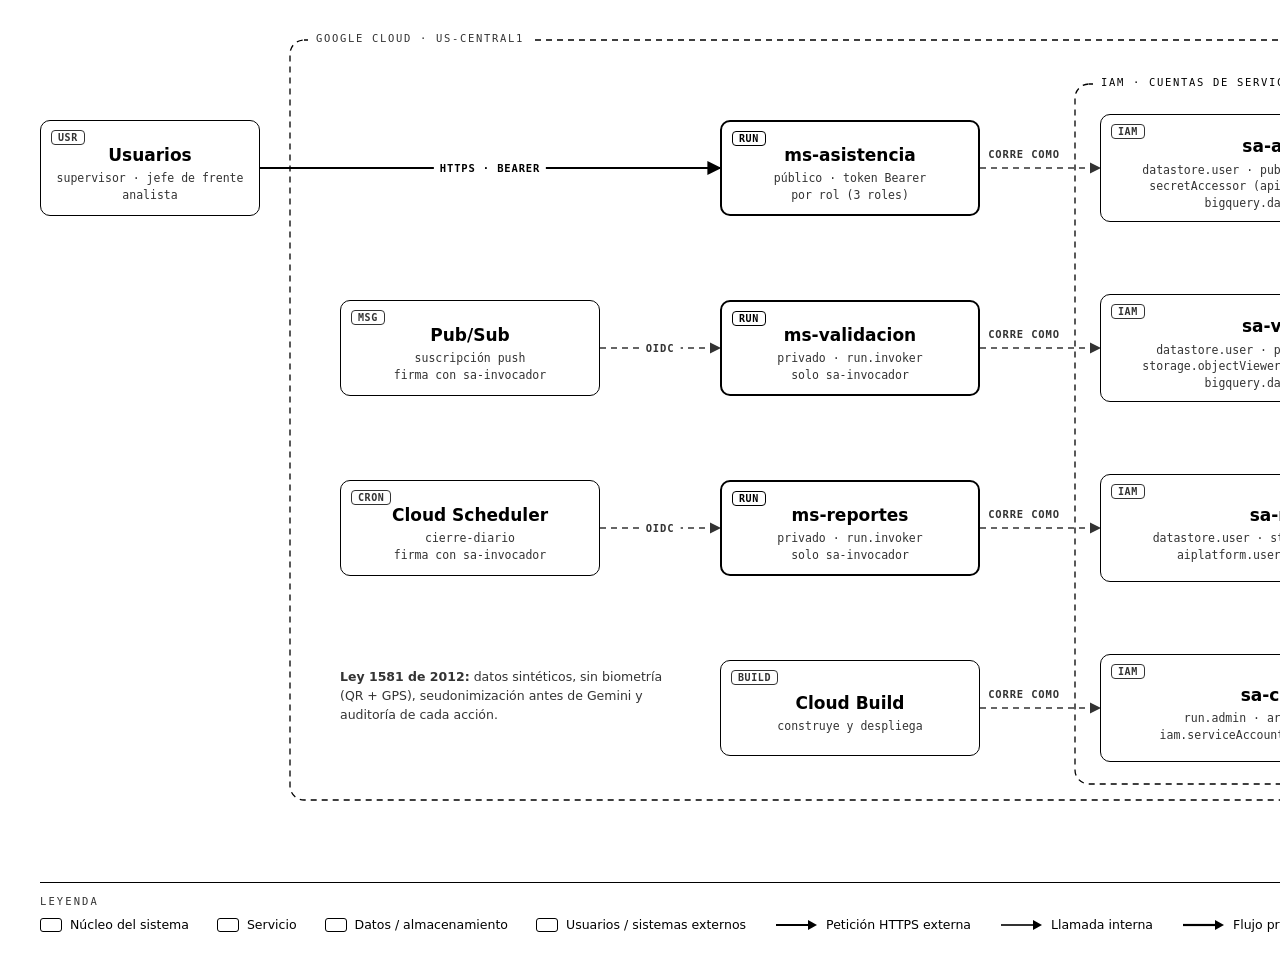
<file: docs/diagramas/html/05_seguridad_bn.html>
<!DOCTYPE html><html lang="es"><head><meta charset="utf-8"><title>Turnos Cosecha · Seguridad e identidades</title><style>
    *{box-sizing:border-box;margin:0;padding:0}
    body{background:#ffffff;}
    .lienzo{position:relative;width:1840px;height:960px;background:#ffffff;font-family:'Inter', 'DejaVu Sans', system-ui, sans-serif;color:#000000}
    svg.capa{position:absolute;left:0;top:0}
    .nodo{position:absolute;border-radius:10px;display:flex;flex-direction:column;align-items:center;justify-content:center;padding:22px 12px 10px;text-align:center}
    .tag{position:absolute;left:10px;top:9px;font:600 10px 'DejaVu Sans Mono', ui-monospace, monospace;letter-spacing:.06em;border:1px solid;border-radius:4px;padding:1px 6px;background:#ffffff}
    .tit{font-weight:600;font-size:17px;line-height:1.2;color:#000000}
    .sub{font:11.5px/1.45 'DejaVu Sans Mono', ui-monospace, monospace;color:#333333;margin-top:5px}
    .etq{position:absolute;transform:translate(-50%,-50%);font:600 10.5px 'DejaVu Sans Mono', ui-monospace, monospace;letter-spacing:.08em;text-transform:uppercase;background:#ffffff;padding:2px 6px;white-space:nowrap}
    .limite{position:absolute;font:500 10.5px 'DejaVu Sans Mono', ui-monospace, monospace;letter-spacing:.16em;text-transform:uppercase;padding:2px 8px}
    .nota{position:absolute;font-size:12.5px;line-height:1.5;color:#333333}
    .leyenda{position:absolute;left:40px;right:40px;padding-top:12px}
    .leytit{font:500 10.5px 'DejaVu Sans Mono', ui-monospace, monospace;letter-spacing:.2em;color:#333333;margin-bottom:10px}
    .leyitems{display:flex;flex-wrap:wrap;gap:10px 28px;font-size:12.5px;color:#000000}
    .li{display:flex;align-items:center;gap:8px}
    .mc{display:inline-block;width:22px;height:14px;border-radius:3px}
    </style></head><body><div class="lienzo"><svg class="capa" width="1840" height="960"><defs><marker id="m-externa" viewBox="0 0 10 10" refX="9" refY="5" markerWidth="7" markerHeight="7" orient="auto-start-reverse"><path d="M0,0 L10,5 L0,10 z" fill="#000000"/></marker><marker id="m-interna" viewBox="0 0 10 10" refX="9" refY="5" markerWidth="7" markerHeight="7" orient="auto-start-reverse"><path d="M0,0 L10,5 L0,10 z" fill="#000000"/></marker><marker id="m-principal" viewBox="0 0 10 10" refX="9" refY="5" markerWidth="7" markerHeight="7" orient="auto-start-reverse"><path d="M0,0 L10,5 L0,10 z" fill="#000000"/></marker><marker id="m-asincrona" viewBox="0 0 10 10" refX="9" refY="5" markerWidth="7" markerHeight="7" orient="auto-start-reverse"><path d="M0,0 L10,5 L0,10 z" fill="#333333"/></marker></defs><rect x="290" y="40" width="1500" height="760" rx="14" fill="#ffffff" fill-opacity="1" stroke="#000000" stroke-width="1.3" stroke-dasharray="6 5"/><rect x="1075" y="84" width="465" height="700" rx="14" fill="#ffffff" fill-opacity="1" stroke="#000000" stroke-width="1.3" stroke-dasharray="6 5"/><polyline points="260,168 720,168" fill="none" stroke="#000000" stroke-width="2.0"  stroke-linejoin="round" marker-end="url(#m-externa)" /><polyline points="600,348 720,348" fill="none" stroke="#333333" stroke-width="1.6" stroke-dasharray="6 5" stroke-linejoin="round" marker-end="url(#m-asincrona)" /><polyline points="600,528 720,528" fill="none" stroke="#333333" stroke-width="1.6" stroke-dasharray="6 5" stroke-linejoin="round" marker-end="url(#m-asincrona)" /><polyline points="980,168 1100,168" fill="none" stroke="#333333" stroke-width="1.6" stroke-dasharray="6 5" stroke-linejoin="round" marker-end="url(#m-asincrona)" /><polyline points="980,348 1100,348" fill="none" stroke="#333333" stroke-width="1.6" stroke-dasharray="6 5" stroke-linejoin="round" marker-end="url(#m-asincrona)" /><polyline points="980,528 1100,528" fill="none" stroke="#333333" stroke-width="1.6" stroke-dasharray="6 5" stroke-linejoin="round" marker-end="url(#m-asincrona)" /><polyline points="980,708 1100,708" fill="none" stroke="#333333" stroke-width="1.6" stroke-dasharray="6 5" stroke-linejoin="round" marker-end="url(#m-asincrona)" /><polyline points="1570,168 1510,168" fill="none" stroke="#000000" stroke-width="1.6"  stroke-linejoin="round" marker-end="url(#m-interna)" /></svg><div class="limite" style="left:308px;top:30px;color:#333333;background:#ffffff">Google Cloud · us-central1</div><div class="limite" style="left:1093px;top:74px;color:#000000;background:#ffffff">IAM · cuentas de servicio (mínimo privilegio)</div><div class="etq" style="left:490.0px;top:168.0px;color:#000000">HTTPS · Bearer</div><div class="etq" style="left:660.0px;top:348.0px;color:#333333">OIDC</div><div class="etq" style="left:660.0px;top:528.0px;color:#333333">OIDC</div><div class="etq" style="left:1024px;top:154px;color:#333333">corre como</div><div class="etq" style="left:1024px;top:334px;color:#333333">corre como</div><div class="etq" style="left:1024px;top:514px;color:#333333">corre como</div><div class="etq" style="left:1024px;top:694px;color:#333333">corre como</div><div class="nodo" style="left:40px;top:120px;width:220px;height:96px;background:#ffffff;border:1.5px solid #000000"><div class="tag" style="color:#333333;border-color:#333333">USR</div><div class="tit">Usuarios</div><div class="sub">supervisor · jefe de frente<br>analista</div></div><div class="nodo" style="left:340px;top:300px;width:260px;height:96px;background:#ffffff;border:1.5px solid #000000"><div class="tag" style="color:#333333;border-color:#333333">MSG</div><div class="tit">Pub/Sub</div><div class="sub">suscripción push<br>firma con sa-invocador</div></div><div class="nodo" style="left:340px;top:480px;width:260px;height:96px;background:#ffffff;border:1.5px solid #000000"><div class="tag" style="color:#333333;border-color:#333333">CRON</div><div class="tit">Cloud Scheduler</div><div class="sub">cierre-diario<br>firma con sa-invocador</div></div><div class="nodo" style="left:720px;top:120px;width:260px;height:96px;background:#ffffff;border:2px solid #000000"><div class="tag" style="color:#000000;border-color:#000000">RUN</div><div class="tit">ms-asistencia</div><div class="sub">público · token Bearer<br>por rol (3 roles)</div></div><div class="nodo" style="left:720px;top:300px;width:260px;height:96px;background:#ffffff;border:2px solid #000000"><div class="tag" style="color:#000000;border-color:#000000">RUN</div><div class="tit">ms-validacion</div><div class="sub">privado · run.invoker<br>solo sa-invocador</div></div><div class="nodo" style="left:720px;top:480px;width:260px;height:96px;background:#ffffff;border:2px solid #000000"><div class="tag" style="color:#000000;border-color:#000000">RUN</div><div class="tit">ms-reportes</div><div class="sub">privado · run.invoker<br>solo sa-invocador</div></div><div class="nodo" style="left:720px;top:660px;width:260px;height:96px;background:#ffffff;border:1.5px solid #000000"><div class="tag" style="color:#333333;border-color:#333333">BUILD</div><div class="tit">Cloud Build</div><div class="sub">construye y despliega</div></div><div class="nodo" style="left:1100px;top:114px;width:410px;height:108px;background:#ffffff;border:1.5px solid #000000"><div class="tag" style="color:#333333;border-color:#333333">IAM</div><div class="tit">sa-asistencia</div><div class="sub">datastore.user · pubsub.publisher (marcaciones)<br>secretAccessor (api-tokens) · aiplatform.user<br>bigquery.dataEditor (dataset)</div></div><div class="nodo" style="left:1100px;top:294px;width:410px;height:108px;background:#ffffff;border:1.5px solid #000000"><div class="tag" style="color:#333333;border-color:#333333">IAM</div><div class="tit">sa-validacion</div><div class="sub">datastore.user · pubsub.publisher (alertas)<br>storage.objectViewer (modelo) · aiplatform.user<br>bigquery.dataEditor (dataset)</div></div><div class="nodo" style="left:1100px;top:474px;width:410px;height:108px;background:#ffffff;border:1.5px solid #000000"><div class="tag" style="color:#333333;border-color:#333333">IAM</div><div class="tit">sa-reportes</div><div class="sub">datastore.user · storage.objectUser (bucket)<br>aiplatform.user · bigquery.dataEditor</div></div><div class="nodo" style="left:1100px;top:654px;width:410px;height:108px;background:#ffffff;border:1.5px solid #000000"><div class="tag" style="color:#333333;border-color:#333333">IAM</div><div class="tit">sa-cloudbuild</div><div class="sub">run.admin · artifactregistry.writer<br>iam.serviceAccountUser · logging.logWriter</div></div><div class="nodo" style="left:1570px;top:120px;width:200px;height:104px;background:#ffffff;border:1.5px solid #000000"><div class="tag" style="color:#333333;border-color:#333333">SEC</div><div class="tit">Secret Manager</div><div class="sub">api-tokens<br>(JSON por rol)</div></div><div class="nota" style="left:340px;top:668px;width:340px"><b>Ley 1581 de 2012:</b> datos sintéticos, sin biometría (QR + GPS), seudonimización antes de Gemini y auditoría de cada acción.</div><div class="nota" style="left:1570px;top:260px;width:200px"><b>Sin llaves:</b> ningún servicio usa archivos de credenciales; el repositorio no contiene secretos.</div><div class="leyenda" style="top:882px;border-top:1px solid #000000"><div class="leytit">LEYENDA</div><div class="leyitems"><span class="li"><span class="mc" style="background:#ffffff;border:1.5px solid #000000"></span>Núcleo del sistema</span><span class="li"><span class="mc" style="background:#ffffff;border:1.5px solid #000000"></span>Servicio</span><span class="li"><span class="mc" style="background:#ffffff;border:1.5px solid #000000"></span>Datos / almacenamiento</span><span class="li"><span class="mc" style="background:#ffffff;border:1.5px solid #000000"></span>Usuarios / sistemas externos</span><span class="li"><svg width="44" height="12"><line x1="2" y1="6" x2="34" y2="6" stroke="#000000" stroke-width="2.0" /><path d="M34,1 L43,6 L34,11 z" fill="#000000"/></svg>Petición HTTPS externa</span><span class="li"><svg width="44" height="12"><line x1="2" y1="6" x2="34" y2="6" stroke="#000000" stroke-width="1.6" /><path d="M34,1 L43,6 L34,11 z" fill="#000000"/></svg>Llamada interna</span><span class="li"><svg width="44" height="12"><line x1="2" y1="6" x2="34" y2="6" stroke="#000000" stroke-width="2.2" /><path d="M34,1 L43,6 L34,11 z" fill="#000000"/></svg>Flujo principal / IA</span><span class="li"><svg width="44" height="12"><line x1="2" y1="6" x2="34" y2="6" stroke="#333333" stroke-width="1.6" stroke-dasharray="6 5"/><path d="M34,1 L43,6 L34,11 z" fill="#333333"/></svg>Asíncrono / de apoyo</span></div></div></div></body></html>
</file>
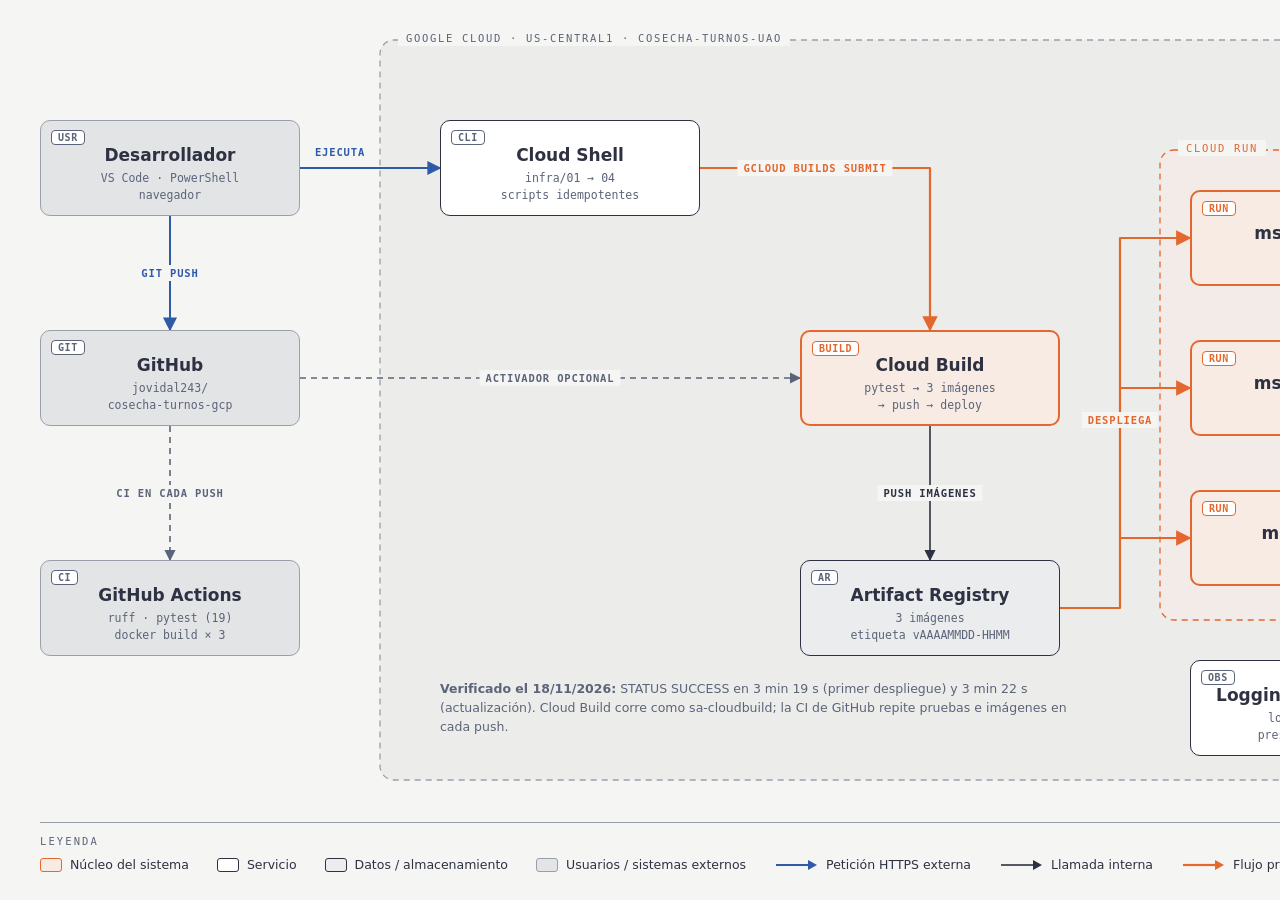
<file: docs/diagramas/html/06_cicd.html>
<!DOCTYPE html><html lang="es"><head><meta charset="utf-8"><title>Turnos Cosecha · CI/CD y despliegue</title><style>
    *{box-sizing:border-box;margin:0;padding:0}
    body{background:#f5f5f4;}
    .lienzo{position:relative;width:1640px;height:900px;background:#f5f5f4;font-family:'Inter', 'DejaVu Sans', system-ui, sans-serif;color:#2d3142}
    svg.capa{position:absolute;left:0;top:0}
    .nodo{position:absolute;border-radius:10px;display:flex;flex-direction:column;align-items:center;justify-content:center;padding:22px 12px 10px;text-align:center}
    .tag{position:absolute;left:10px;top:9px;font:600 10px 'DejaVu Sans Mono', ui-monospace, monospace;letter-spacing:.06em;border:1px solid;border-radius:4px;padding:1px 6px;background:#ffffff}
    .tit{font-weight:600;font-size:17px;line-height:1.2;color:#2d3142}
    .sub{font:11.5px/1.45 'DejaVu Sans Mono', ui-monospace, monospace;color:#5b6478;margin-top:5px}
    .etq{position:absolute;transform:translate(-50%,-50%);font:600 10.5px 'DejaVu Sans Mono', ui-monospace, monospace;letter-spacing:.08em;text-transform:uppercase;background:#f5f5f4;padding:2px 6px;white-space:nowrap}
    .limite{position:absolute;font:500 10.5px 'DejaVu Sans Mono', ui-monospace, monospace;letter-spacing:.16em;text-transform:uppercase;padding:2px 8px}
    .nota{position:absolute;font-size:12.5px;line-height:1.5;color:#5b6478}
    .leyenda{position:absolute;left:40px;right:40px;padding-top:12px}
    .leytit{font:500 10.5px 'DejaVu Sans Mono', ui-monospace, monospace;letter-spacing:.2em;color:#5b6478;margin-bottom:10px}
    .leyitems{display:flex;flex-wrap:wrap;gap:10px 28px;font-size:12.5px;color:#2d3142}
    .li{display:flex;align-items:center;gap:8px}
    .mc{display:inline-block;width:22px;height:14px;border-radius:3px}
    </style></head><body><div class="lienzo"><svg class="capa" width="1640" height="900"><defs><marker id="m-externa" viewBox="0 0 10 10" refX="9" refY="5" markerWidth="7" markerHeight="7" orient="auto-start-reverse"><path d="M0,0 L10,5 L0,10 z" fill="#2f5aa8"/></marker><marker id="m-interna" viewBox="0 0 10 10" refX="9" refY="5" markerWidth="7" markerHeight="7" orient="auto-start-reverse"><path d="M0,0 L10,5 L0,10 z" fill="#2d3142"/></marker><marker id="m-principal" viewBox="0 0 10 10" refX="9" refY="5" markerWidth="7" markerHeight="7" orient="auto-start-reverse"><path d="M0,0 L10,5 L0,10 z" fill="#e4672e"/></marker><marker id="m-asincrona" viewBox="0 0 10 10" refX="9" refY="5" markerWidth="7" markerHeight="7" orient="auto-start-reverse"><path d="M0,0 L10,5 L0,10 z" fill="#5b6478"/></marker></defs><rect x="380" y="40" width="1220" height="740" rx="14" fill="#ececeb" fill-opacity="1" stroke="#9aa0aa" stroke-width="1.3" stroke-dasharray="6 5"/><rect x="1160" y="150" width="320" height="470" rx="14" fill="#f8ebe3" fill-opacity="0.55" stroke="#e4672e" stroke-width="1.3" stroke-dasharray="6 5"/><polyline points="170,216 170,330" fill="none" stroke="#2f5aa8" stroke-width="2.0"  stroke-linejoin="round" marker-end="url(#m-externa)" /><polyline points="170,426 170,560" fill="none" stroke="#5b6478" stroke-width="1.6" stroke-dasharray="6 5" stroke-linejoin="round" marker-end="url(#m-asincrona)" /><polyline points="300,168 440,168" fill="none" stroke="#2f5aa8" stroke-width="2.0"  stroke-linejoin="round" marker-end="url(#m-externa)" /><polyline points="700,168 930,168 930,330" fill="none" stroke="#e4672e" stroke-width="2.2"  stroke-linejoin="round" marker-end="url(#m-principal)" /><polyline points="300,378 800,378" fill="none" stroke="#5b6478" stroke-width="1.6" stroke-dasharray="6 5" stroke-linejoin="round" marker-end="url(#m-asincrona)" /><polyline points="930,426 930,560" fill="none" stroke="#2d3142" stroke-width="1.6"  stroke-linejoin="round" marker-end="url(#m-interna)" /><polyline points="1060,608 1120,608 1120,238 1190,238" fill="none" stroke="#e4672e" stroke-width="2.2"  stroke-linejoin="round" marker-end="url(#m-principal)" /><polyline points="1120,388 1190,388" fill="none" stroke="#e4672e" stroke-width="2.2"  stroke-linejoin="round" marker-end="url(#m-principal)" /><polyline points="1120,538 1190,538" fill="none" stroke="#e4672e" stroke-width="2.2"  stroke-linejoin="round" marker-end="url(#m-principal)" /><polyline points="1320,586 1320,660" fill="none" stroke="#5b6478" stroke-width="1.6" stroke-dasharray="6 5" stroke-linejoin="round" marker-end="url(#m-asincrona)" /></svg><div class="limite" style="left:398px;top:30px;color:#5b6478;background:#f5f5f4">Google Cloud · us-central1 · cosecha-turnos-uao</div><div class="limite" style="left:1178px;top:140px;color:#e4672e;background:#f5f5f4">Cloud Run</div><div class="etq" style="left:170px;top:273px;color:#2f5aa8">git push</div><div class="etq" style="left:170px;top:493px;color:#5b6478">CI en cada push</div><div class="etq" style="left:340px;top:152px;color:#2f5aa8">ejecuta</div><div class="etq" style="left:815px;top:168px;color:#e4672e">gcloud builds submit</div><div class="etq" style="left:550px;top:378px;color:#5b6478">activador opcional</div><div class="etq" style="left:930px;top:493px;color:#2d3142">push imágenes</div><div class="etq" style="left:1120px;top:420px;color:#e4672e">despliega</div><div class="nodo" style="left:40px;top:120px;width:260px;height:96px;background:#e3e4e6;border:1.5px solid #9aa0aa"><div class="tag" style="color:#5b6478;border-color:#5b6478">USR</div><div class="tit">Desarrollador</div><div class="sub">VS Code · PowerShell<br>navegador</div></div><div class="nodo" style="left:40px;top:330px;width:260px;height:96px;background:#e3e4e6;border:1.5px solid #9aa0aa"><div class="tag" style="color:#5b6478;border-color:#5b6478">GIT</div><div class="tit">GitHub</div><div class="sub">jovidal243/<br>cosecha-turnos-gcp</div></div><div class="nodo" style="left:40px;top:560px;width:260px;height:96px;background:#e3e4e6;border:1.5px solid #9aa0aa"><div class="tag" style="color:#5b6478;border-color:#5b6478">CI</div><div class="tit">GitHub Actions</div><div class="sub">ruff · pytest (19)<br>docker build × 3</div></div><div class="nodo" style="left:440px;top:120px;width:260px;height:96px;background:#ffffff;border:1.5px solid #2d3142"><div class="tag" style="color:#5b6478;border-color:#5b6478">CLI</div><div class="tit">Cloud Shell</div><div class="sub">infra/01 → 04<br>scripts idempotentes</div></div><div class="nodo" style="left:800px;top:330px;width:260px;height:96px;background:#f8ebe3;border:2px solid #e4672e"><div class="tag" style="color:#e4672e;border-color:#e4672e">BUILD</div><div class="tit">Cloud Build</div><div class="sub">pytest → 3 imágenes<br>→ push → deploy</div></div><div class="nodo" style="left:800px;top:560px;width:260px;height:96px;background:#ebecee;border:1.5px solid #2d3142"><div class="tag" style="color:#5b6478;border-color:#5b6478">AR</div><div class="tit">Artifact Registry</div><div class="sub">3 imágenes<br>etiqueta vAAAAMMDD-HHMM</div></div><div class="nodo" style="left:1190px;top:190px;width:260px;height:96px;background:#f8ebe3;border:2px solid #e4672e"><div class="tag" style="color:#e4672e;border-color:#e4672e">RUN</div><div class="tit">ms-asistencia</div><div class="sub">público</div></div><div class="nodo" style="left:1190px;top:340px;width:260px;height:96px;background:#f8ebe3;border:2px solid #e4672e"><div class="tag" style="color:#e4672e;border-color:#e4672e">RUN</div><div class="tit">ms-validacion</div><div class="sub">privado</div></div><div class="nodo" style="left:1190px;top:490px;width:260px;height:96px;background:#f8ebe3;border:2px solid #e4672e"><div class="tag" style="color:#e4672e;border-color:#e4672e">RUN</div><div class="tit">ms-reportes</div><div class="sub">privado</div></div><div class="nodo" style="left:1190px;top:660px;width:260px;height:96px;background:#ffffff;border:1.5px solid #2d3142"><div class="tag" style="color:#5b6478;border-color:#5b6478">OBS</div><div class="tit">Logging + Monitoring</div><div class="sub">logs · métricas<br>presupuesto USD 20</div></div><div class="nota" style="left:440px;top:680px;width:640px"><b>Verificado el 18/11/2026:</b> STATUS SUCCESS en 3 min 19 s (primer despliegue) y 3 min 22 s (actualización). Cloud Build corre como sa-cloudbuild; la CI de GitHub repite pruebas e imágenes en cada push.</div><div class="leyenda" style="top:822px;border-top:1px solid #9aa0aa"><div class="leytit">LEYENDA</div><div class="leyitems"><span class="li"><span class="mc" style="background:#f8ebe3;border:1.5px solid #e4672e"></span>Núcleo del sistema</span><span class="li"><span class="mc" style="background:#ffffff;border:1.5px solid #2d3142"></span>Servicio</span><span class="li"><span class="mc" style="background:#ebecee;border:1.5px solid #2d3142"></span>Datos / almacenamiento</span><span class="li"><span class="mc" style="background:#e3e4e6;border:1.5px solid #9aa0aa"></span>Usuarios / sistemas externos</span><span class="li"><svg width="44" height="12"><line x1="2" y1="6" x2="34" y2="6" stroke="#2f5aa8" stroke-width="2.0" /><path d="M34,1 L43,6 L34,11 z" fill="#2f5aa8"/></svg>Petición HTTPS externa</span><span class="li"><svg width="44" height="12"><line x1="2" y1="6" x2="34" y2="6" stroke="#2d3142" stroke-width="1.6" /><path d="M34,1 L43,6 L34,11 z" fill="#2d3142"/></svg>Llamada interna</span><span class="li"><svg width="44" height="12"><line x1="2" y1="6" x2="34" y2="6" stroke="#e4672e" stroke-width="2.2" /><path d="M34,1 L43,6 L34,11 z" fill="#e4672e"/></svg>Flujo principal / IA</span><span class="li"><svg width="44" height="12"><line x1="2" y1="6" x2="34" y2="6" stroke="#5b6478" stroke-width="1.6" stroke-dasharray="6 5"/><path d="M34,1 L43,6 L34,11 z" fill="#5b6478"/></svg>Asíncrono / de apoyo</span></div></div></div></body></html>
</file>
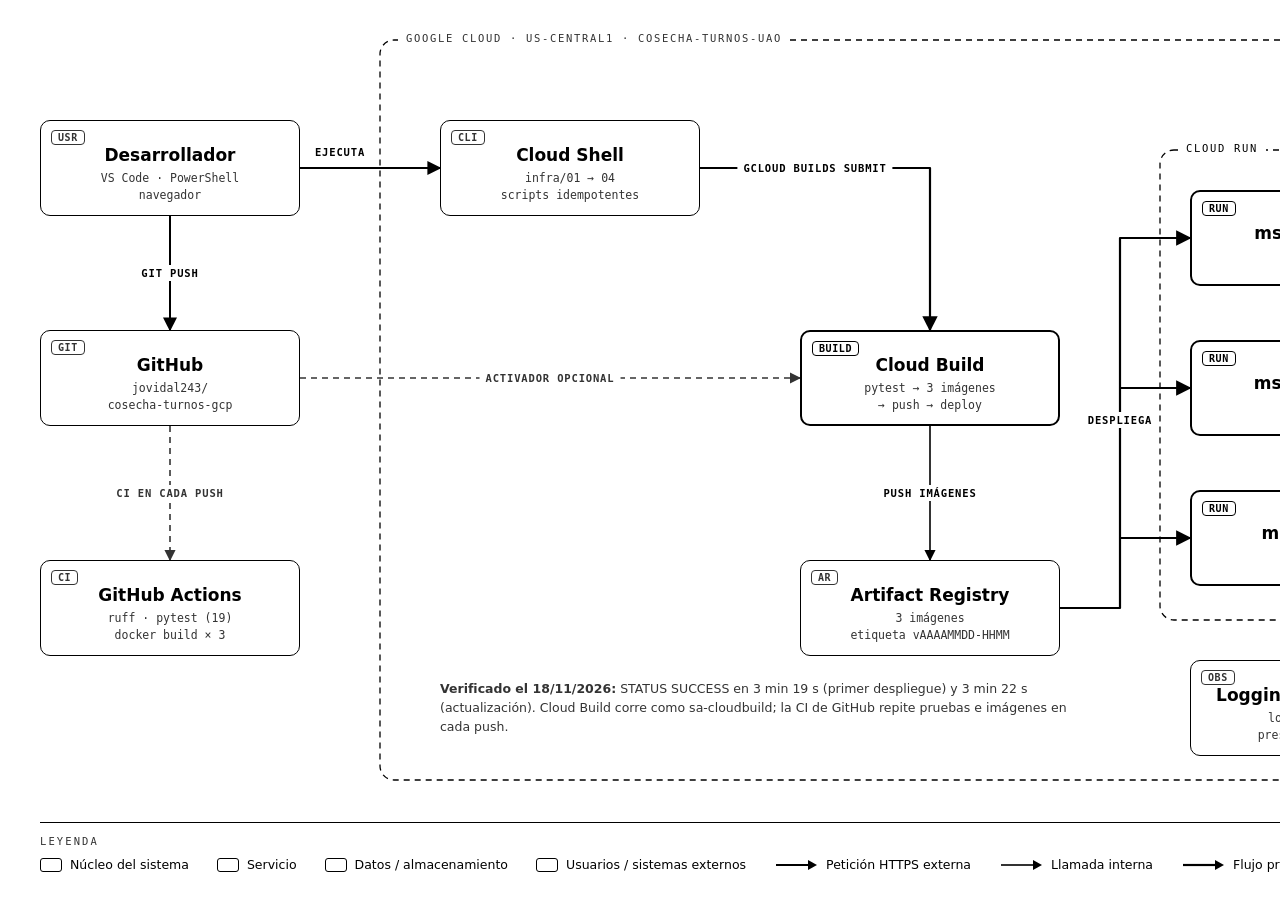
<file: docs/diagramas/html/06_cicd_bn.html>
<!DOCTYPE html><html lang="es"><head><meta charset="utf-8"><title>Turnos Cosecha · CI/CD y despliegue</title><style>
    *{box-sizing:border-box;margin:0;padding:0}
    body{background:#ffffff;}
    .lienzo{position:relative;width:1640px;height:900px;background:#ffffff;font-family:'Inter', 'DejaVu Sans', system-ui, sans-serif;color:#000000}
    svg.capa{position:absolute;left:0;top:0}
    .nodo{position:absolute;border-radius:10px;display:flex;flex-direction:column;align-items:center;justify-content:center;padding:22px 12px 10px;text-align:center}
    .tag{position:absolute;left:10px;top:9px;font:600 10px 'DejaVu Sans Mono', ui-monospace, monospace;letter-spacing:.06em;border:1px solid;border-radius:4px;padding:1px 6px;background:#ffffff}
    .tit{font-weight:600;font-size:17px;line-height:1.2;color:#000000}
    .sub{font:11.5px/1.45 'DejaVu Sans Mono', ui-monospace, monospace;color:#333333;margin-top:5px}
    .etq{position:absolute;transform:translate(-50%,-50%);font:600 10.5px 'DejaVu Sans Mono', ui-monospace, monospace;letter-spacing:.08em;text-transform:uppercase;background:#ffffff;padding:2px 6px;white-space:nowrap}
    .limite{position:absolute;font:500 10.5px 'DejaVu Sans Mono', ui-monospace, monospace;letter-spacing:.16em;text-transform:uppercase;padding:2px 8px}
    .nota{position:absolute;font-size:12.5px;line-height:1.5;color:#333333}
    .leyenda{position:absolute;left:40px;right:40px;padding-top:12px}
    .leytit{font:500 10.5px 'DejaVu Sans Mono', ui-monospace, monospace;letter-spacing:.2em;color:#333333;margin-bottom:10px}
    .leyitems{display:flex;flex-wrap:wrap;gap:10px 28px;font-size:12.5px;color:#000000}
    .li{display:flex;align-items:center;gap:8px}
    .mc{display:inline-block;width:22px;height:14px;border-radius:3px}
    </style></head><body><div class="lienzo"><svg class="capa" width="1640" height="900"><defs><marker id="m-externa" viewBox="0 0 10 10" refX="9" refY="5" markerWidth="7" markerHeight="7" orient="auto-start-reverse"><path d="M0,0 L10,5 L0,10 z" fill="#000000"/></marker><marker id="m-interna" viewBox="0 0 10 10" refX="9" refY="5" markerWidth="7" markerHeight="7" orient="auto-start-reverse"><path d="M0,0 L10,5 L0,10 z" fill="#000000"/></marker><marker id="m-principal" viewBox="0 0 10 10" refX="9" refY="5" markerWidth="7" markerHeight="7" orient="auto-start-reverse"><path d="M0,0 L10,5 L0,10 z" fill="#000000"/></marker><marker id="m-asincrona" viewBox="0 0 10 10" refX="9" refY="5" markerWidth="7" markerHeight="7" orient="auto-start-reverse"><path d="M0,0 L10,5 L0,10 z" fill="#333333"/></marker></defs><rect x="380" y="40" width="1220" height="740" rx="14" fill="#ffffff" fill-opacity="1" stroke="#000000" stroke-width="1.3" stroke-dasharray="6 5"/><rect x="1160" y="150" width="320" height="470" rx="14" fill="#ffffff" fill-opacity="1" stroke="#000000" stroke-width="1.3" stroke-dasharray="6 5"/><polyline points="170,216 170,330" fill="none" stroke="#000000" stroke-width="2.0"  stroke-linejoin="round" marker-end="url(#m-externa)" /><polyline points="170,426 170,560" fill="none" stroke="#333333" stroke-width="1.6" stroke-dasharray="6 5" stroke-linejoin="round" marker-end="url(#m-asincrona)" /><polyline points="300,168 440,168" fill="none" stroke="#000000" stroke-width="2.0"  stroke-linejoin="round" marker-end="url(#m-externa)" /><polyline points="700,168 930,168 930,330" fill="none" stroke="#000000" stroke-width="2.2"  stroke-linejoin="round" marker-end="url(#m-principal)" /><polyline points="300,378 800,378" fill="none" stroke="#333333" stroke-width="1.6" stroke-dasharray="6 5" stroke-linejoin="round" marker-end="url(#m-asincrona)" /><polyline points="930,426 930,560" fill="none" stroke="#000000" stroke-width="1.6"  stroke-linejoin="round" marker-end="url(#m-interna)" /><polyline points="1060,608 1120,608 1120,238 1190,238" fill="none" stroke="#000000" stroke-width="2.2"  stroke-linejoin="round" marker-end="url(#m-principal)" /><polyline points="1120,388 1190,388" fill="none" stroke="#000000" stroke-width="2.2"  stroke-linejoin="round" marker-end="url(#m-principal)" /><polyline points="1120,538 1190,538" fill="none" stroke="#000000" stroke-width="2.2"  stroke-linejoin="round" marker-end="url(#m-principal)" /><polyline points="1320,586 1320,660" fill="none" stroke="#333333" stroke-width="1.6" stroke-dasharray="6 5" stroke-linejoin="round" marker-end="url(#m-asincrona)" /></svg><div class="limite" style="left:398px;top:30px;color:#333333;background:#ffffff">Google Cloud · us-central1 · cosecha-turnos-uao</div><div class="limite" style="left:1178px;top:140px;color:#000000;background:#ffffff">Cloud Run</div><div class="etq" style="left:170px;top:273px;color:#000000">git push</div><div class="etq" style="left:170px;top:493px;color:#333333">CI en cada push</div><div class="etq" style="left:340px;top:152px;color:#000000">ejecuta</div><div class="etq" style="left:815px;top:168px;color:#000000">gcloud builds submit</div><div class="etq" style="left:550px;top:378px;color:#333333">activador opcional</div><div class="etq" style="left:930px;top:493px;color:#000000">push imágenes</div><div class="etq" style="left:1120px;top:420px;color:#000000">despliega</div><div class="nodo" style="left:40px;top:120px;width:260px;height:96px;background:#ffffff;border:1.5px solid #000000"><div class="tag" style="color:#333333;border-color:#333333">USR</div><div class="tit">Desarrollador</div><div class="sub">VS Code · PowerShell<br>navegador</div></div><div class="nodo" style="left:40px;top:330px;width:260px;height:96px;background:#ffffff;border:1.5px solid #000000"><div class="tag" style="color:#333333;border-color:#333333">GIT</div><div class="tit">GitHub</div><div class="sub">jovidal243/<br>cosecha-turnos-gcp</div></div><div class="nodo" style="left:40px;top:560px;width:260px;height:96px;background:#ffffff;border:1.5px solid #000000"><div class="tag" style="color:#333333;border-color:#333333">CI</div><div class="tit">GitHub Actions</div><div class="sub">ruff · pytest (19)<br>docker build × 3</div></div><div class="nodo" style="left:440px;top:120px;width:260px;height:96px;background:#ffffff;border:1.5px solid #000000"><div class="tag" style="color:#333333;border-color:#333333">CLI</div><div class="tit">Cloud Shell</div><div class="sub">infra/01 → 04<br>scripts idempotentes</div></div><div class="nodo" style="left:800px;top:330px;width:260px;height:96px;background:#ffffff;border:2px solid #000000"><div class="tag" style="color:#000000;border-color:#000000">BUILD</div><div class="tit">Cloud Build</div><div class="sub">pytest → 3 imágenes<br>→ push → deploy</div></div><div class="nodo" style="left:800px;top:560px;width:260px;height:96px;background:#ffffff;border:1.5px solid #000000"><div class="tag" style="color:#333333;border-color:#333333">AR</div><div class="tit">Artifact Registry</div><div class="sub">3 imágenes<br>etiqueta vAAAAMMDD-HHMM</div></div><div class="nodo" style="left:1190px;top:190px;width:260px;height:96px;background:#ffffff;border:2px solid #000000"><div class="tag" style="color:#000000;border-color:#000000">RUN</div><div class="tit">ms-asistencia</div><div class="sub">público</div></div><div class="nodo" style="left:1190px;top:340px;width:260px;height:96px;background:#ffffff;border:2px solid #000000"><div class="tag" style="color:#000000;border-color:#000000">RUN</div><div class="tit">ms-validacion</div><div class="sub">privado</div></div><div class="nodo" style="left:1190px;top:490px;width:260px;height:96px;background:#ffffff;border:2px solid #000000"><div class="tag" style="color:#000000;border-color:#000000">RUN</div><div class="tit">ms-reportes</div><div class="sub">privado</div></div><div class="nodo" style="left:1190px;top:660px;width:260px;height:96px;background:#ffffff;border:1.5px solid #000000"><div class="tag" style="color:#333333;border-color:#333333">OBS</div><div class="tit">Logging + Monitoring</div><div class="sub">logs · métricas<br>presupuesto USD 20</div></div><div class="nota" style="left:440px;top:680px;width:640px"><b>Verificado el 18/11/2026:</b> STATUS SUCCESS en 3 min 19 s (primer despliegue) y 3 min 22 s (actualización). Cloud Build corre como sa-cloudbuild; la CI de GitHub repite pruebas e imágenes en cada push.</div><div class="leyenda" style="top:822px;border-top:1px solid #000000"><div class="leytit">LEYENDA</div><div class="leyitems"><span class="li"><span class="mc" style="background:#ffffff;border:1.5px solid #000000"></span>Núcleo del sistema</span><span class="li"><span class="mc" style="background:#ffffff;border:1.5px solid #000000"></span>Servicio</span><span class="li"><span class="mc" style="background:#ffffff;border:1.5px solid #000000"></span>Datos / almacenamiento</span><span class="li"><span class="mc" style="background:#ffffff;border:1.5px solid #000000"></span>Usuarios / sistemas externos</span><span class="li"><svg width="44" height="12"><line x1="2" y1="6" x2="34" y2="6" stroke="#000000" stroke-width="2.0" /><path d="M34,1 L43,6 L34,11 z" fill="#000000"/></svg>Petición HTTPS externa</span><span class="li"><svg width="44" height="12"><line x1="2" y1="6" x2="34" y2="6" stroke="#000000" stroke-width="1.6" /><path d="M34,1 L43,6 L34,11 z" fill="#000000"/></svg>Llamada interna</span><span class="li"><svg width="44" height="12"><line x1="2" y1="6" x2="34" y2="6" stroke="#000000" stroke-width="2.2" /><path d="M34,1 L43,6 L34,11 z" fill="#000000"/></svg>Flujo principal / IA</span><span class="li"><svg width="44" height="12"><line x1="2" y1="6" x2="34" y2="6" stroke="#333333" stroke-width="1.6" stroke-dasharray="6 5"/><path d="M34,1 L43,6 L34,11 z" fill="#333333"/></svg>Asíncrono / de apoyo</span></div></div></div></body></html>
</file>
<file: services/ms_asistencia/static/estilos.css>
:root {
  --verde: #1f3a2b; --verde-2: #2f5d43; --fondo: #f4f5f1; --texto: #1d211e; --gris: #6b716c;
  --borde: #d9ddd6; --ok: #2f6b3f; --obs: #9a6a00; --rech: #a12b2b; --apr: #2b5a8a;
}
* { box-sizing: border-box; }
body { margin: 0; font: 15px/1.45 system-ui, -apple-system, "Segoe UI", Roboto, sans-serif; background: var(--fondo); color: var(--texto); }
header { display: flex; flex-wrap: wrap; gap: 8px; justify-content: space-between; align-items: center;
  padding: 10px 16px; background: var(--verde); color: #fff; }
.marca { display: flex; gap: 10px; align-items: center; }
.marca small { display: block; opacity: .75; font-size: 12px; }
.estado { display: flex; gap: 6px; align-items: center; flex-wrap: wrap; }
.pill { background: rgba(255,255,255,.14); padding: 3px 10px; border-radius: 999px; font-size: 12px; }
.pill.offline { background: #a12b2b; }
main { max-width: 1100px; margin: 0 auto; padding: 12px; }
nav { display: flex; gap: 4px; overflow-x: auto; margin-bottom: 12px; }
nav button { background: transparent; color: var(--texto); border: 1px solid var(--borde); }
nav button.activo { background: var(--verde); color: #fff; border-color: var(--verde); }
.tarjeta { background: #fff; border: 1px solid var(--borde); border-radius: 10px; padding: 16px; margin-bottom: 12px; }
.angosta { max-width: 420px; margin: 40px auto; }
h2, h3 { margin: 0 0 12px; font-weight: 600; } h3 { font-size: 16px; }
label { display: block; margin-bottom: 12px; font-size: 13px; color: var(--gris); }
label.check { display: flex; gap: 8px; align-items: center; }
input, select { width: 100%; padding: 10px; border: 1px solid var(--borde); border-radius: 8px; font: inherit; color: var(--texto); margin-top: 4px; background: #fff; }
input[type=checkbox] { width: auto; margin: 0; }
button { padding: 10px 16px; border: 0; border-radius: 8px; background: var(--verde-2); color: #fff; font: inherit; font-weight: 600; cursor: pointer; white-space: nowrap; }
button.secundario { background: #e8ece6; color: var(--texto); }
button.link { background: none; color: #fff; text-decoration: underline; padding: 0 4px; }
button.grande { flex: 1; padding: 18px; font-size: 18px; }
button.oscuro { background: var(--texto); }
button.mini { padding: 4px 10px; font-size: 12px; }
button:disabled { opacity: .5; cursor: default; }
.fila { display: flex; gap: 8px; align-items: stretch; } .fila input { margin-top: 0; }
.botones { margin-top: 8px; }
.filtros { display: flex; gap: 10px; align-items: end; flex-wrap: wrap; margin-bottom: 12px; }
.filtros label { margin: 0; min-width: 160px; }
#video { width: 100%; max-height: 260px; border-radius: 8px; background: #000; margin-bottom: 12px; }
.mensaje { min-height: 1.4em; font-weight: 600; } .error { color: var(--rech); }
.nota { color: var(--gris); font-size: 13px; }
.lista { list-style: none; margin: 0; padding: 0; }
.lista li { padding: 8px 0; border-bottom: 1px solid var(--borde); display: flex; justify-content: space-between; gap: 8px; }
.alertas li { display: block; }
.tabla-scroll { overflow-x: auto; }
table { width: 100%; border-collapse: collapse; font-size: 13px; }
th, td { text-align: left; padding: 8px 6px; border-bottom: 1px solid var(--borde); vertical-align: top; }
th { color: var(--gris); font-weight: 600; }
.badge { display: inline-block; padding: 2px 8px; border-radius: 999px; font-size: 12px; font-weight: 600; color: #fff; }
.b-valido { background: var(--ok); } .b-observado { background: var(--obs); } .b-rechazado, .b-rechazada { background: var(--rech); }
.b-aprobado, .b-procesada { background: var(--apr); } .b-enviada, .b-duplicada { background: var(--verde-2); } .b-error { background: var(--rech); } .b-abierta, .b-recibida, .b-pendiente { background: var(--gris); }
.hallazgo { font-size: 12px; color: var(--texto); } .hallazgo code { font-size: 11px; color: var(--gris); }
.explicacion { margin-top: 4px; font-size: 12px; color: var(--gris); font-style: italic; }
.kpis { display: grid; grid-template-columns: repeat(auto-fit, minmax(150px, 1fr)); gap: 10px; }
.kpi { border: 1px solid var(--borde); border-radius: 8px; padding: 10px; }
.kpi b { display: block; font-size: 22px; } .kpi span { color: var(--gris); font-size: 12px; }
.resumen { white-space: pre-wrap; font: inherit; margin: 0; }
.respuesta { margin-top: 10px; white-space: pre-wrap; }
.etiqueta-ia { font-size: 11px; font-weight: 500; color: var(--gris); }
@media (max-width: 600px) { header .marca small { display: none; } }
</file>
